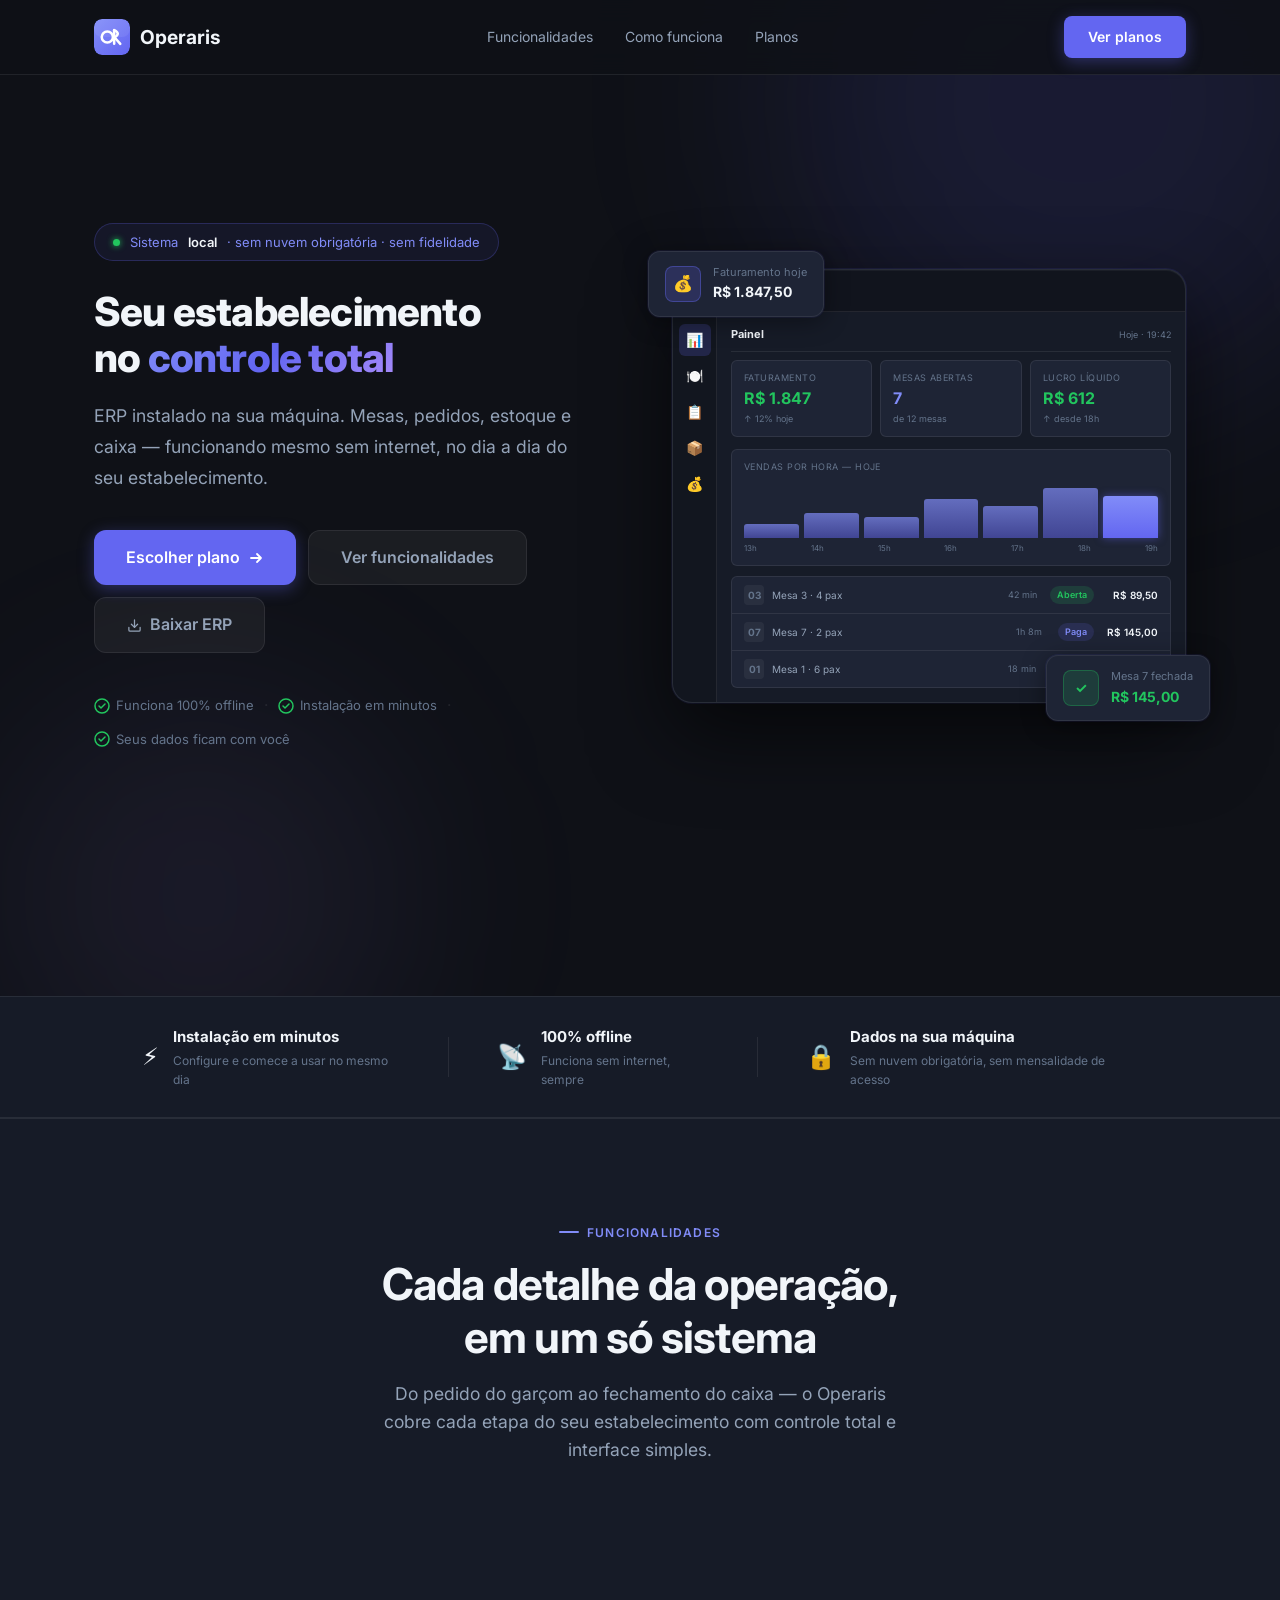
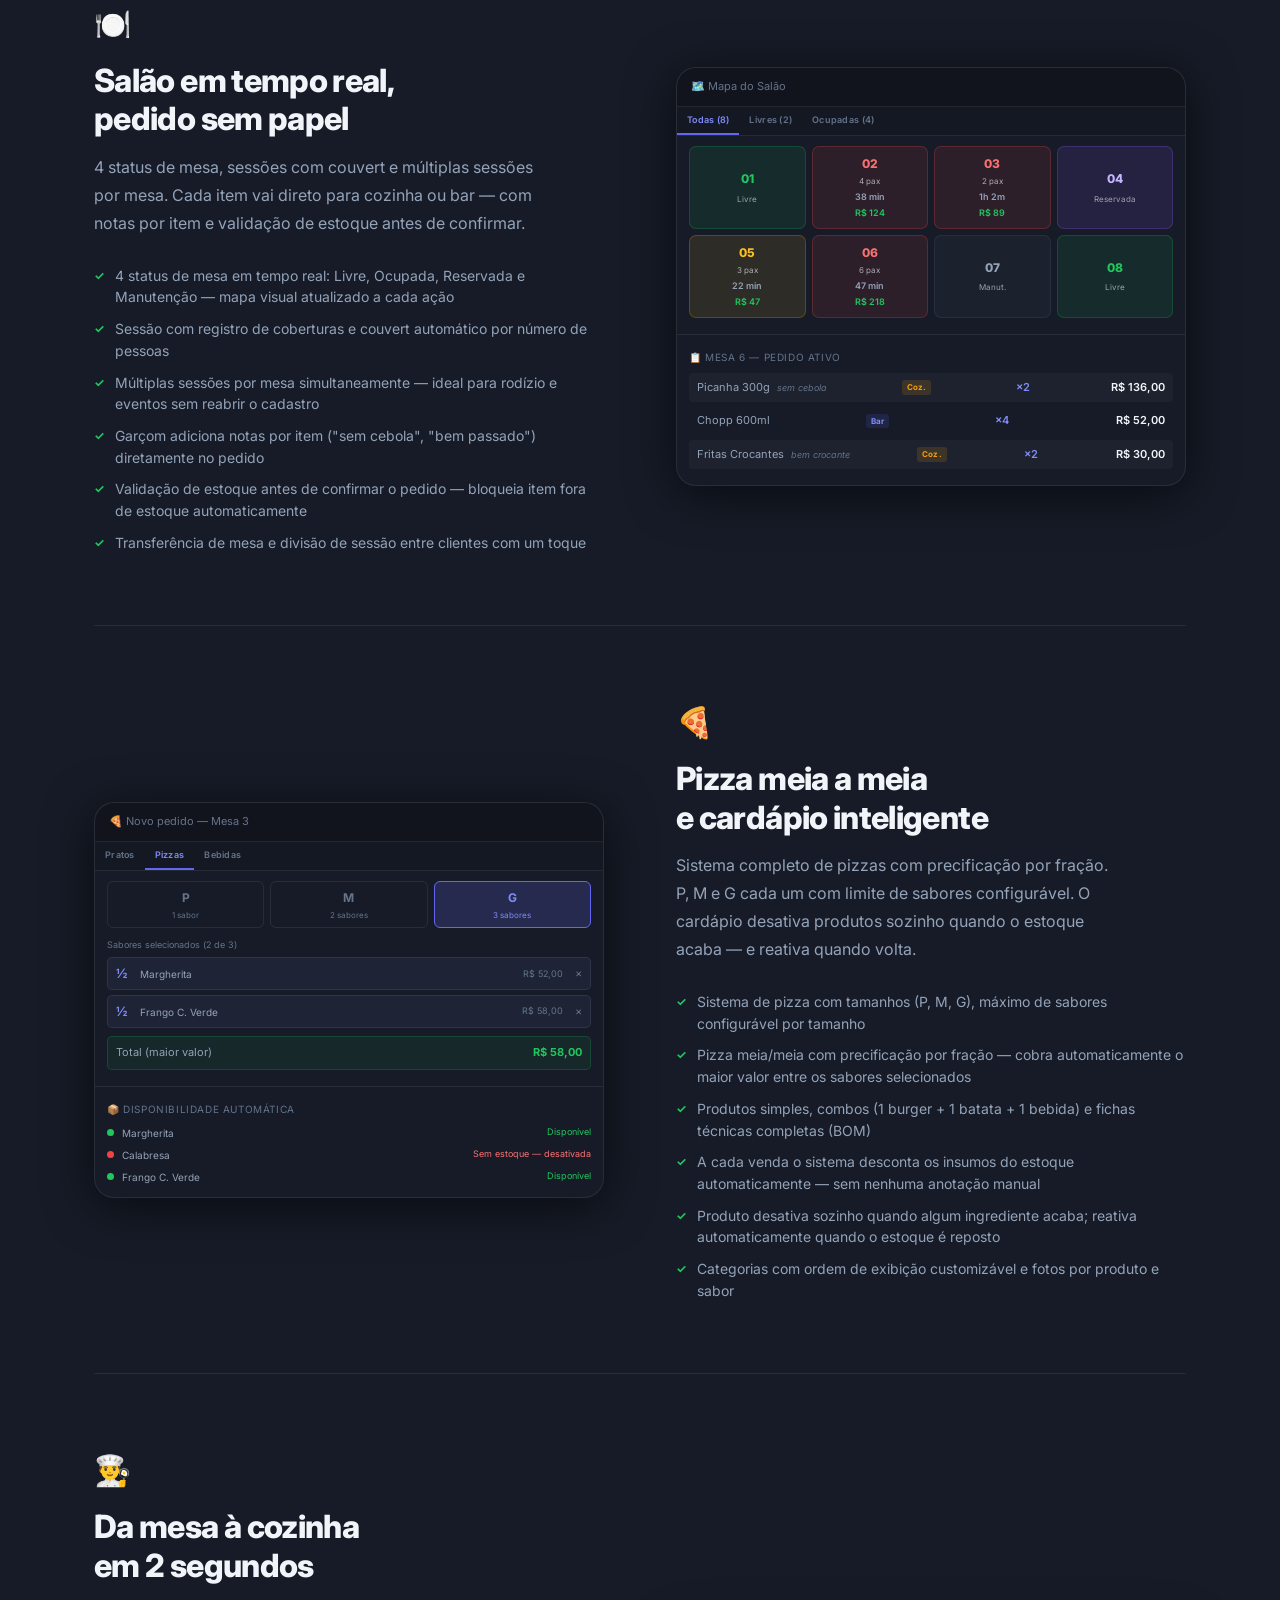
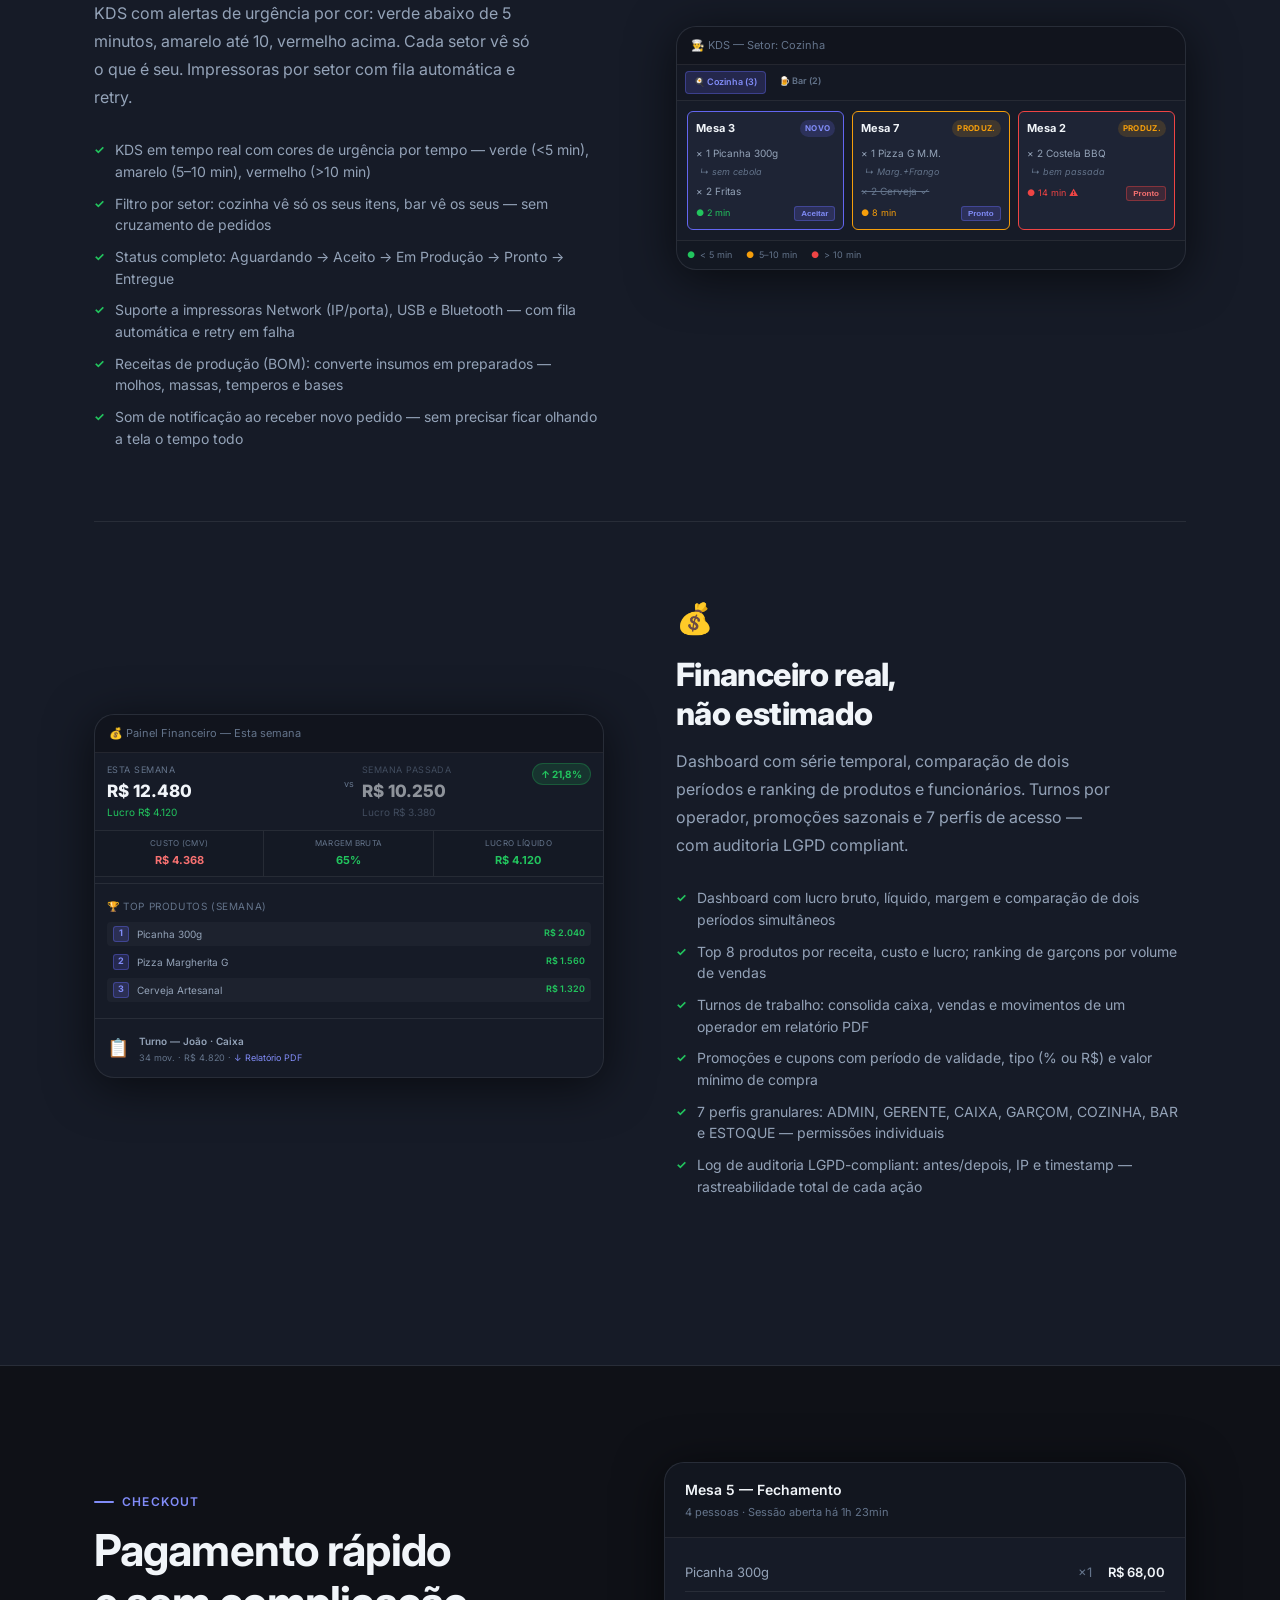
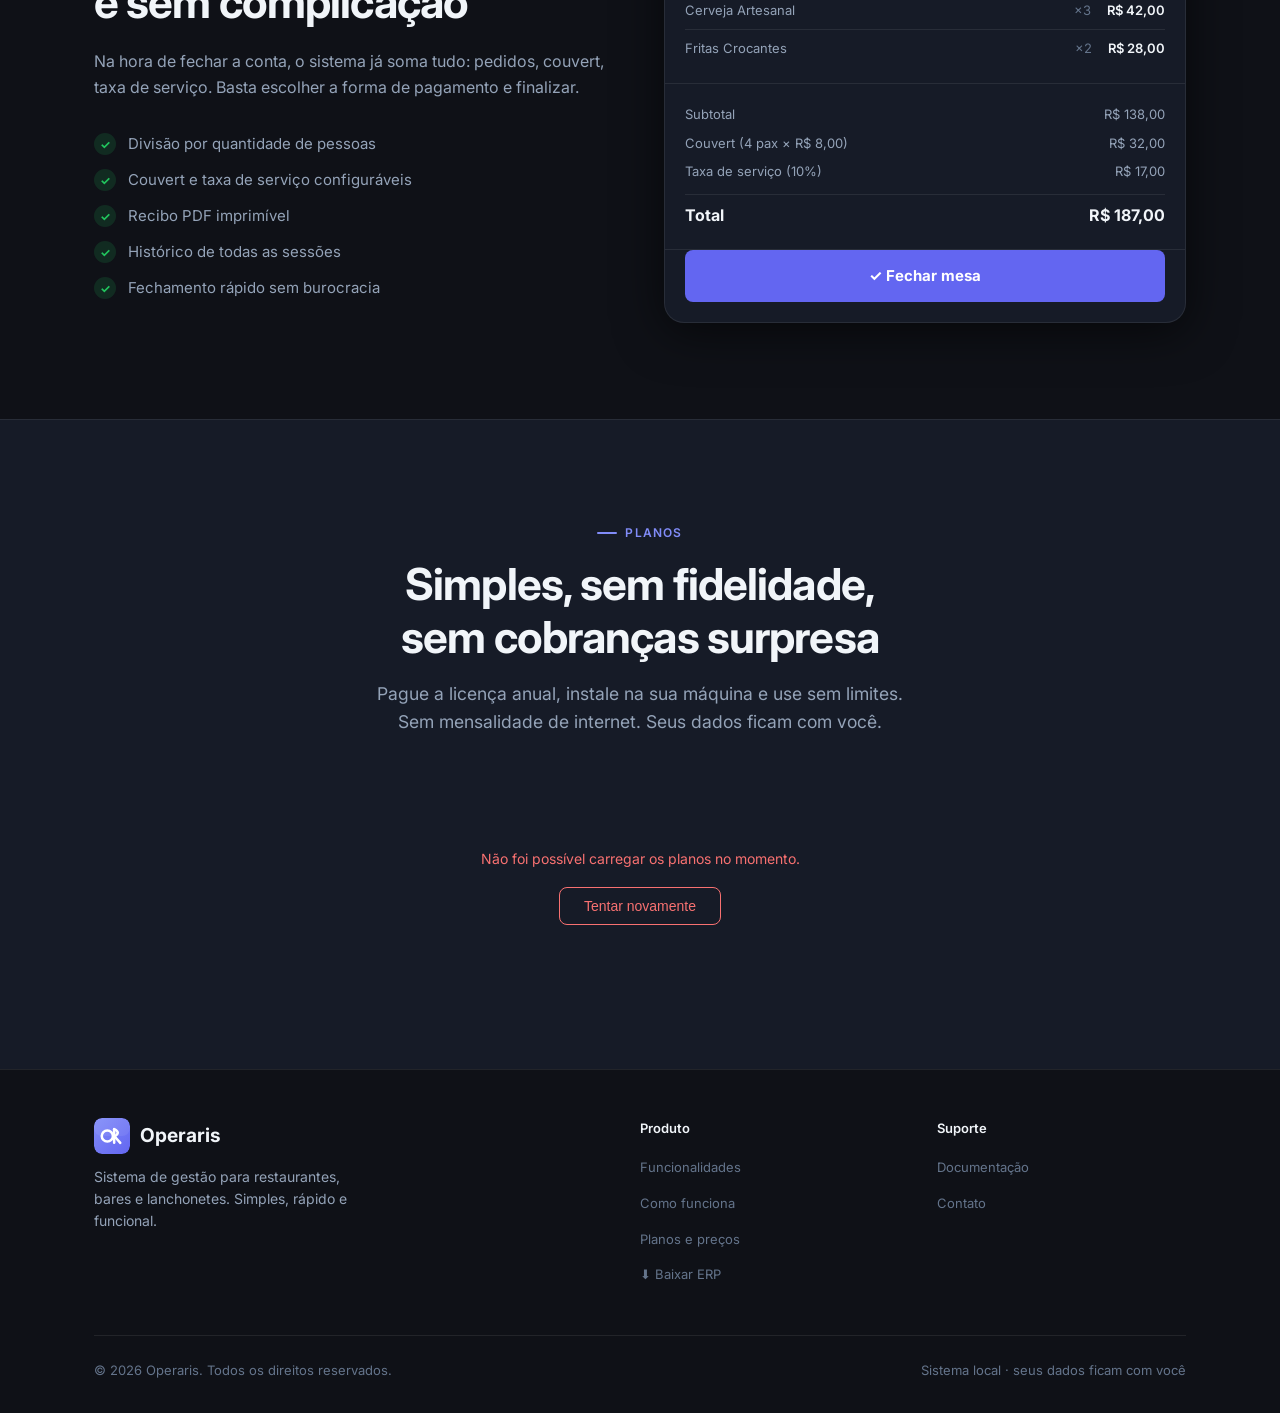
<file: index.html>
<!DOCTYPE html>
<html lang="pt-BR">
<head>
  <meta charset="UTF-8" />
  <meta name="viewport" content="width=device-width, initial-scale=1.0" />
  <title>Operaris ERP — Sistema de Gestão para Restaurantes e Bares</title>
  <meta name="description" content="ERP completo para restaurantes, bares e lanchonetes. Gestão de mesas, pedidos, estoque, caixa e muito mais. Simples, rápido e offline." />
  <link rel="icon" type="image/svg+xml" href="assets/icon.svg" />
  <link rel="icon" type="image/png" sizes="32x32" href="assets/favicon-32.png" />
  <link rel="apple-touch-icon" sizes="192x192" href="assets/icon-192.png" />
  <link rel="preconnect" href="https://fonts.googleapis.com" />
  <link rel="preconnect" href="https://fonts.gstatic.com" crossorigin />
  <link href="https://fonts.googleapis.com/css2?family=Inter:wght@400;500;600;700;800&display=swap" rel="stylesheet" />
  <link rel="stylesheet" href="css/style.css" />
</head>
<body>

  <!-- NAVBAR -->
  <nav class="navbar">
    <div class="container">
      <a href="#" class="logo">
        <img src="assets/icon.svg" alt="Operaris" style="width:36px;height:36px;border-radius:8px;" />
        Operaris
      </a>
      <ul class="nav-links" id="nav-links">
        <li><a href="#features">Funcionalidades</a></li>
        <li><a href="#como-funciona">Como funciona</a></li>
        <li><a href="#planos">Planos</a></li>
        <li class="nav-cta-mobile"><a href="#planos" class="btn btn-primary">Ver planos</a></li>
      </ul>
      <a href="#planos" class="btn btn-primary nav-cta-desktop">Ver planos</a>
      <button class="hamburger" id="hamburger" aria-label="Abrir menu" aria-expanded="false">
        <span></span>
        <span></span>
        <span></span>
      </button>
    </div>
  </nav>

  <!-- HERO -->
  <section class="hero">
    <!-- Decorative blobs -->
    <div class="hero-blob hero-blob-1"></div>
    <div class="hero-blob hero-blob-2"></div>

    <div class="hero-grid container">

      <!-- LEFT: copy -->
      <div class="hero-copy">
        <div class="hero-badge fade-in">
          <span class="badge-dot"></span>
          Sistema <strong>local</strong> · sem nuvem obrigatória · sem fidelidade
        </div>

        <h1 class="fade-in fade-in-d1">
          Seu estabelecimento<br/>
          no <span class="gradient-text">controle total</span>
        </h1>

        <p class="hero-sub fade-in fade-in-d2">
          ERP instalado na sua máquina. Mesas, pedidos, estoque e caixa — funcionando mesmo sem internet, no dia a dia do seu estabelecimento.
        </p>

        <div class="hero-cta fade-in fade-in-d3">
          <a href="#planos" class="btn btn-primary btn-lg">
            Escolher plano
            <svg width="16" height="16" viewBox="0 0 16 16" fill="none"><path d="M3 8h10M9 4l4 4-4 4" stroke="currentColor" stroke-width="1.8" stroke-linecap="round" stroke-linejoin="round"/></svg>
          </a>
          <a href="#features" class="btn btn-ghost btn-lg">Ver funcionalidades</a>
          <a href="https://github.com/dgleyramos1/operaris-erp-releases/releases/download/desktop-v0.1.66/operaris-erp-0.1.66-x64.exe" class="btn btn-ghost btn-lg" target="_blank" rel="noopener noreferrer">
            <svg width="15" height="15" viewBox="0 0 24 24" fill="none" stroke="currentColor" stroke-width="2" stroke-linecap="round" stroke-linejoin="round"><path d="M21 15v4a2 2 0 0 1-2 2H5a2 2 0 0 1-2-2v-4"/><polyline points="7 10 12 15 17 10"/><line x1="12" y1="15" x2="12" y2="3"/></svg>
            Baixar ERP
          </a>
        </div>

        <div class="hero-trust fade-in fade-in-d4">
          <div class="trust-item">
            <svg width="16" height="16" viewBox="0 0 16 16" fill="none"><circle cx="8" cy="8" r="7" stroke="#22c55e" stroke-width="1.5"/><path d="M5 8l2 2 4-4" stroke="#22c55e" stroke-width="1.5" stroke-linecap="round" stroke-linejoin="round"/></svg>
            Funciona 100% offline
          </div>
          <div class="trust-sep">·</div>
          <div class="trust-item">
            <svg width="16" height="16" viewBox="0 0 16 16" fill="none"><circle cx="8" cy="8" r="7" stroke="#22c55e" stroke-width="1.5"/><path d="M5 8l2 2 4-4" stroke="#22c55e" stroke-width="1.5" stroke-linecap="round" stroke-linejoin="round"/></svg>
            Instalação em minutos
          </div>
          <div class="trust-sep">·</div>
          <div class="trust-item">
            <svg width="16" height="16" viewBox="0 0 16 16" fill="none"><circle cx="8" cy="8" r="7" stroke="#22c55e" stroke-width="1.5"/><path d="M5 8l2 2 4-4" stroke="#22c55e" stroke-width="1.5" stroke-linecap="round" stroke-linejoin="round"/></svg>
            Seus dados ficam com você
          </div>
        </div>
      </div>

      <!-- RIGHT: mockup -->
      <div class="hero-visual-wrap fade-in fade-in-d2">

        <!-- floating accent cards -->
        <div class="float-card float-card-tl">
          <div class="fc-icon">💰</div>
          <div class="fc-body">
            <div class="fc-label">Faturamento hoje</div>
            <div class="fc-value">R$ 1.847,50</div>
          </div>
        </div>

        <div class="float-card float-card-br">
          <div class="fc-icon fc-green">✓</div>
          <div class="fc-body">
            <div class="fc-label">Mesa 7 fechada</div>
            <div class="fc-value" style="color:var(--green)">R$ 145,00</div>
          </div>
        </div>

        <!-- main mockup -->
        <div class="mockup-window">
          <div class="mockup-titlebar">
            <div class="dot dot-red"></div>
            <div class="dot dot-yellow"></div>
            <div class="dot dot-green"></div>
            <span>Operaris ERP</span>
          </div>
          <div class="mockup-body">
            <div class="mockup-layout">
              <div class="mockup-sidebar">
                <div class="msb-item active">📊</div>
                <div class="msb-item">🍽️</div>
                <div class="msb-item">📋</div>
                <div class="msb-item">📦</div>
                <div class="msb-item">💰</div>
              </div>
              <div class="mockup-main">
                <div class="mockup-page-header">
                  <span class="mockup-page-title">Painel</span>
                  <span class="mockup-page-sub">Hoje · 19:42</span>
                </div>
                <div class="mockup-row">
                  <div class="mockup-card">
                    <div class="mockup-card-label">Faturamento</div>
                    <div class="mockup-card-value green">R$ 1.847</div>
                    <div class="mockup-card-delta">↑ 12% hoje</div>
                  </div>
                  <div class="mockup-card">
                    <div class="mockup-card-label">Mesas abertas</div>
                    <div class="mockup-card-value accent">7</div>
                    <div class="mockup-card-delta">de 12 mesas</div>
                  </div>
                  <div class="mockup-card">
                    <div class="mockup-card-label">Lucro líquido</div>
                    <div class="mockup-card-value green">R$ 612</div>
                    <div class="mockup-card-delta">↑ desde 18h</div>
                  </div>
                </div>
                <div class="mockup-chart-area">
                  <div class="chart-label">Vendas por hora — hoje</div>
                  <div class="chart-bars">
                    <div class="bar" style="height:25%"></div>
                    <div class="bar" style="height:45%"></div>
                    <div class="bar" style="height:38%"></div>
                    <div class="bar" style="height:70%"></div>
                    <div class="bar" style="height:58%"></div>
                    <div class="bar" style="height:90%"></div>
                    <div class="bar bar-active" style="height:75%"></div>
                  </div>
                  <div class="chart-times">
                    <span>13h</span><span>14h</span><span>15h</span><span>16h</span><span>17h</span><span>18h</span><span>19h</span>
                  </div>
                </div>
                <div class="mockup-table-area">
                  <div class="mockup-table-row">
                    <span class="mtr-num">03</span>
                    <span class="mtr-name">Mesa 3 · 4 pax</span>
                    <span class="mtr-time">42 min</span>
                    <span class="mtr-status open">Aberta</span>
                    <span class="mtr-value">R$ 89,50</span>
                  </div>
                  <div class="mockup-table-row">
                    <span class="mtr-num">07</span>
                    <span class="mtr-name">Mesa 7 · 2 pax</span>
                    <span class="mtr-time">1h 8m</span>
                    <span class="mtr-status paid">Paga</span>
                    <span class="mtr-value">R$ 145,00</span>
                  </div>
                  <div class="mockup-table-row">
                    <span class="mtr-num">01</span>
                    <span class="mtr-name">Mesa 1 · 6 pax</span>
                    <span class="mtr-time">18 min</span>
                    <span class="mtr-status open">Aberta</span>
                    <span class="mtr-value">R$ 62,00</span>
                  </div>
                </div>
              </div>
            </div>
          </div>
        </div>
      </div>

    </div>
  </section>

  <!-- STATS STRIP -->
  <div class="stats-strip">
    <div class="container">
      <div class="stats-grid">
        <div class="stat-item">
          <div class="stat-icon">⚡</div>
          <div>
            <div class="stat-value">Instalação em minutos</div>
            <div class="stat-label">Configure e comece a usar no mesmo dia</div>
          </div>
        </div>
        <div class="stat-div"></div>
        <div class="stat-item">
          <div class="stat-icon">📡</div>
          <div>
            <div class="stat-value">100% offline</div>
            <div class="stat-label">Funciona sem internet, sempre</div>
          </div>
        </div>
        <div class="stat-div"></div>
        <div class="stat-item">
          <div class="stat-icon">🔒</div>
          <div>
            <div class="stat-value">Dados na sua máquina</div>
            <div class="stat-label">Sem nuvem obrigatória, sem mensalidade de acesso</div>
          </div>
        </div>
      </div>
    </div>
  </div>

  <!-- FEATURES -->
  <section class="features" id="features">
    <div class="container">
      <div class="section-header">
        <div class="eyebrow">Funcionalidades</div>
        <h2>Cada detalhe da operação,<br/>em um só sistema</h2>
        <p>Do pedido do garçom ao fechamento do caixa — o Operaris cobre cada etapa do seu estabelecimento com controle total e interface simples.</p>
      </div>

      <div class="feature-blocks">

        <!-- BLOCO 1: Salão, Mesas e Pedidos -->
        <div class="feature-block">
          <div class="feature-block-text">
            <div class="fblock-icon">🍽️</div>
            <h3>Salão em tempo real,<br/>pedido sem papel</h3>
            <p class="fblock-sub">4 status de mesa, sessões com couvert e múltiplas sessões por mesa. Cada item vai direto para cozinha ou bar — com notas por item e validação de estoque antes de confirmar.</p>
            <ul class="feature-detail-list">
              <li>4 status de mesa em tempo real: Livre, Ocupada, Reservada e Manutenção — mapa visual atualizado a cada ação</li>
              <li>Sessão com registro de coberturas e couvert automático por número de pessoas</li>
              <li>Múltiplas sessões por mesa simultaneamente — ideal para rodízio e eventos sem reabrir o cadastro</li>
              <li>Garçom adiciona notas por item ("sem cebola", "bem passado") diretamente no pedido</li>
              <li>Validação de estoque antes de confirmar o pedido — bloqueia item fora de estoque automaticamente</li>
              <li>Transferência de mesa e divisão de sessão entre clientes com um toque</li>
            </ul>
          </div>
          <div class="feature-block-visual">
            <div class="fb-mockup">
              <div class="fbm-header">🗺️ Mapa do Salão</div>
              <div class="fbm-tabs">
                <div class="fbm-tab active">Todas (8)</div>
                <div class="fbm-tab">Livres (2)</div>
                <div class="fbm-tab">Ocupadas (4)</div>
              </div>
              <div class="floor-grid">
                <div class="floor-table floor-free">
                  <div class="ft-num">01</div>
                  <div class="ft-label">Livre</div>
                </div>
                <div class="floor-table floor-busy">
                  <div class="ft-num">02</div>
                  <div class="ft-pax">4 pax</div>
                  <div class="ft-time">38 min</div>
                  <div class="ft-val">R$ 124</div>
                </div>
                <div class="floor-table floor-busy">
                  <div class="ft-num">03</div>
                  <div class="ft-pax">2 pax</div>
                  <div class="ft-time">1h 2m</div>
                  <div class="ft-val">R$ 89</div>
                </div>
                <div class="floor-table floor-reserved">
                  <div class="ft-num">04</div>
                  <div class="ft-label">Reservada</div>
                </div>
                <div class="floor-table floor-partial">
                  <div class="ft-num">05</div>
                  <div class="ft-pax">3 pax</div>
                  <div class="ft-time">22 min</div>
                  <div class="ft-val">R$ 47</div>
                </div>
                <div class="floor-table floor-busy">
                  <div class="ft-num">06</div>
                  <div class="ft-pax">6 pax</div>
                  <div class="ft-time">47 min</div>
                  <div class="ft-val">R$ 218</div>
                </div>
                <div class="floor-table floor-maintenance">
                  <div class="ft-num">07</div>
                  <div class="ft-label">Manut.</div>
                </div>
                <div class="floor-table floor-free">
                  <div class="ft-num">08</div>
                  <div class="ft-label">Livre</div>
                </div>
              </div>
              <div class="fbm-divider"></div>
              <div class="fbm-sub-header">📋 Mesa 6 — Pedido ativo</div>
              <div class="order-list" style="padding:6px 12px 12px;">
                <div class="order-item">
                  <span class="order-item-name">Picanha 300g <span class="order-item-note">sem cebola</span></span>
                  <span class="order-sector order-sector--coz">Coz.</span>
                  <span class="order-item-qty">×2</span>
                  <span class="order-item-price">R$ 136,00</span>
                </div>
                <div class="order-item">
                  <span class="order-item-name">Chopp 600ml</span>
                  <span class="order-sector order-sector--bar">Bar</span>
                  <span class="order-item-qty">×4</span>
                  <span class="order-item-price">R$ 52,00</span>
                </div>
                <div class="order-item">
                  <span class="order-item-name">Fritas Crocantes <span class="order-item-note">bem crocante</span></span>
                  <span class="order-sector order-sector--coz">Coz.</span>
                  <span class="order-item-qty">×2</span>
                  <span class="order-item-price">R$ 30,00</span>
                </div>
              </div>
            </div>
          </div>
        </div>

        <!-- BLOCO 2: Pizza e Cardápio Inteligente -->
        <div class="feature-block feature-block--reverse">
          <div class="feature-block-text">
            <div class="fblock-icon">🍕</div>
            <h3>Pizza meia a meia<br/>e cardápio inteligente</h3>
            <p class="fblock-sub">Sistema completo de pizzas com precificação por fração. P, M e G cada um com limite de sabores configurável. O cardápio desativa produtos sozinho quando o estoque acaba — e reativa quando volta.</p>
            <ul class="feature-detail-list">
              <li>Sistema de pizza com tamanhos (P, M, G), máximo de sabores configurável por tamanho</li>
              <li>Pizza meia/meia com precificação por fração — cobra automaticamente o maior valor entre os sabores selecionados</li>
              <li>Produtos simples, combos (1 burger + 1 batata + 1 bebida) e fichas técnicas completas (BOM)</li>
              <li>A cada venda o sistema desconta os insumos do estoque automaticamente — sem nenhuma anotação manual</li>
              <li>Produto desativa sozinho quando algum ingrediente acaba; reativa automaticamente quando o estoque é reposto</li>
              <li>Categorias com ordem de exibição customizável e fotos por produto e sabor</li>
            </ul>
          </div>
          <div class="feature-block-visual">
            <div class="fb-mockup">
              <div class="fbm-header">🍕 Novo pedido — Mesa 3</div>
              <div class="fbm-tabs">
                <div class="fbm-tab">Pratos</div>
                <div class="fbm-tab active">Pizzas</div>
                <div class="fbm-tab">Bebidas</div>
              </div>
              <div class="pizza-mock">
                <div class="pizza-sizes-row">
                  <div class="pizza-size">P<div class="pizza-size-max">1 sabor</div></div>
                  <div class="pizza-size">M<div class="pizza-size-max">2 sabores</div></div>
                  <div class="pizza-size active">G<div class="pizza-size-max">3 sabores</div></div>
                </div>
                <div class="pizza-flavors-label">Sabores selecionados (2 de 3)</div>
                <div class="pizza-flavors">
                  <div class="pizza-flavor">
                    <span class="pizza-frac">½</span>
                    <span class="pizza-fname">Margherita</span>
                    <span class="pizza-fprice">R$ 52,00</span>
                    <span class="pizza-remove">×</span>
                  </div>
                  <div class="pizza-flavor">
                    <span class="pizza-frac">½</span>
                    <span class="pizza-fname">Frango C. Verde</span>
                    <span class="pizza-fprice">R$ 58,00</span>
                    <span class="pizza-remove">×</span>
                  </div>
                </div>
                <div class="pizza-total-row">
                  <span class="pizza-total-label">Total (maior valor)</span>
                  <span class="pizza-total-price">R$ 58,00</span>
                </div>
              </div>
              <div class="fbm-divider"></div>
              <div class="fbm-sub-header">📦 Disponibilidade automática</div>
              <div class="product-avail">
                <div class="avail-item">
                  <span class="avail-dot avail-on"></span>
                  <span class="avail-name">Margherita</span>
                  <span class="avail-status avail-status--on">Disponível</span>
                </div>
                <div class="avail-item">
                  <span class="avail-dot avail-off"></span>
                  <span class="avail-name">Calabresa</span>
                  <span class="avail-status avail-status--off">Sem estoque — desativada</span>
                </div>
                <div class="avail-item">
                  <span class="avail-dot avail-on"></span>
                  <span class="avail-name">Frango C. Verde</span>
                  <span class="avail-status avail-status--on">Disponível</span>
                </div>
              </div>
            </div>
          </div>
        </div>

        <!-- BLOCO 3: Cozinha e KDS -->
        <div class="feature-block">
          <div class="feature-block-text">
            <div class="fblock-icon">👨‍🍳</div>
            <h3>Da mesa à cozinha<br/>em 2 segundos</h3>
            <p class="fblock-sub">KDS com alertas de urgência por cor: verde abaixo de 5 minutos, amarelo até 10, vermelho acima. Cada setor vê só o que é seu. Impressoras por setor com fila automática e retry.</p>
            <ul class="feature-detail-list">
              <li>KDS em tempo real com cores de urgência por tempo — verde (&lt;5 min), amarelo (5–10 min), vermelho (&gt;10 min)</li>
              <li>Filtro por setor: cozinha vê só os seus itens, bar vê os seus — sem cruzamento de pedidos</li>
              <li>Status completo: Aguardando → Aceito → Em Produção → Pronto → Entregue</li>
              <li>Suporte a impressoras Network (IP/porta), USB e Bluetooth — com fila automática e retry em falha</li>
              <li>Receitas de produção (BOM): converte insumos em preparados — molhos, massas, temperos e bases</li>
              <li>Som de notificação ao receber novo pedido — sem precisar ficar olhando a tela o tempo todo</li>
            </ul>
          </div>
          <div class="feature-block-visual">
            <div class="fb-mockup">
              <div class="fbm-header">👨‍🍳 KDS — Setor: Cozinha</div>
              <div class="fbm-sector-tabs">
                <div class="fbm-sector-tab active">🍳 Cozinha (3)</div>
                <div class="fbm-sector-tab">🍺 Bar (2)</div>
              </div>
              <div class="kds-grid">
                <div class="kds-ticket kds-new">
                  <div class="kds-t-header">
                    <span class="kds-mesa-num">Mesa 3</span>
                    <span class="kds-badge kds-badge--new">Novo</span>
                  </div>
                  <div class="kds-t-items">
                    <div class="kds-t-item">× 1 Picanha 300g</div>
                    <div class="kds-t-item kds-t-item--note">↳ sem cebola</div>
                    <div class="kds-t-item">× 2 Fritas</div>
                  </div>
                  <div class="kds-t-footer">
                    <div class="kds-t-time kds-time--ok">● 2 min</div>
                    <button class="kds-btn">Aceitar</button>
                  </div>
                </div>
                <div class="kds-ticket kds-doing">
                  <div class="kds-t-header">
                    <span class="kds-mesa-num">Mesa 7</span>
                    <span class="kds-badge kds-badge--doing">Produz.</span>
                  </div>
                  <div class="kds-t-items">
                    <div class="kds-t-item">× 1 Pizza G M.M.</div>
                    <div class="kds-t-item kds-t-item--note">↳ Marg.+Frango</div>
                    <div class="kds-t-item kds-t-item--done">× 2 Cerveja ✓</div>
                  </div>
                  <div class="kds-t-footer">
                    <div class="kds-t-time kds-time--warn">● 8 min</div>
                    <button class="kds-btn">Pronto</button>
                  </div>
                </div>
                <div class="kds-ticket kds-doing kds-urgent">
                  <div class="kds-t-header">
                    <span class="kds-mesa-num">Mesa 2</span>
                    <span class="kds-badge kds-badge--doing">Produz.</span>
                  </div>
                  <div class="kds-t-items">
                    <div class="kds-t-item">× 2 Costela BBQ</div>
                    <div class="kds-t-item kds-t-item--note">↳ bem passada</div>
                  </div>
                  <div class="kds-t-footer">
                    <div class="kds-t-time kds-time--crit">● 14 min ⚠</div>
                    <button class="kds-btn kds-btn--urgent">Pronto</button>
                  </div>
                </div>
              </div>
              <div class="kds-legend">
                <span><span class="kds-leg-dot kds-leg-ok">●</span> &lt; 5 min</span>
                <span><span class="kds-leg-dot kds-leg-warn">●</span> 5–10 min</span>
                <span><span class="kds-leg-dot kds-leg-crit">●</span> &gt; 10 min</span>
              </div>
            </div>
          </div>
        </div>

        <!-- BLOCO 4: Financeiro, Turnos e Equipe -->
        <div class="feature-block feature-block--reverse">
          <div class="feature-block-text">
            <div class="fblock-icon">💰</div>
            <h3>Financeiro real,<br/>não estimado</h3>
            <p class="fblock-sub">Dashboard com série temporal, comparação de dois períodos e ranking de produtos e funcionários. Turnos por operador, promoções sazonais e 7 perfis de acesso — com auditoria LGPD compliant.</p>
            <ul class="feature-detail-list">
              <li>Dashboard com lucro bruto, líquido, margem e comparação de dois períodos simultâneos</li>
              <li>Top 8 produtos por receita, custo e lucro; ranking de garçons por volume de vendas</li>
              <li>Turnos de trabalho: consolida caixa, vendas e movimentos de um operador em relatório PDF</li>
              <li>Promoções e cupons com período de validade, tipo (% ou R$) e valor mínimo de compra</li>
              <li>7 perfis granulares: ADMIN, GERENTE, CAIXA, GARÇOM, COZINHA, BAR e ESTOQUE — permissões individuais</li>
              <li>Log de auditoria LGPD-compliant: antes/depois, IP e timestamp — rastreabilidade total de cada ação</li>
            </ul>
          </div>
          <div class="feature-block-visual">
            <div class="fb-mockup">
              <div class="fbm-header">💰 Painel Financeiro — Esta semana</div>
              <div class="period-compare">
                <div class="period-col">
                  <div class="period-label">Esta semana</div>
                  <div class="period-revenue">R$ 12.480</div>
                  <div class="period-profit" style="color:var(--green)">Lucro R$ 4.120</div>
                </div>
                <div class="period-vs">vs</div>
                <div class="period-col period-col--dim">
                  <div class="period-label">Semana passada</div>
                  <div class="period-revenue">R$ 10.250</div>
                  <div class="period-profit" style="color:var(--text-muted)">Lucro R$ 3.380</div>
                </div>
                <div class="period-badge">↑ 21,8%</div>
              </div>
              <div class="fin-detail-row">
                <div class="fin-detail-item">
                  <div class="fin-detail-label">Custo (CMV)</div>
                  <div class="fin-detail-val" style="color:#f87171">R$ 4.368</div>
                </div>
                <div class="fin-detail-item">
                  <div class="fin-detail-label">Margem bruta</div>
                  <div class="fin-detail-val" style="color:var(--green)">65%</div>
                </div>
                <div class="fin-detail-item">
                  <div class="fin-detail-label">Lucro líquido</div>
                  <div class="fin-detail-val" style="color:var(--green)">R$ 4.120</div>
                </div>
              </div>
              <div class="fbm-divider"></div>
              <div class="fbm-sub-header">🏆 Top produtos (semana)</div>
              <div class="top-products">
                <div class="top-product">
                  <span class="top-rank">1</span>
                  <span class="top-name">Picanha 300g</span>
                  <span class="top-val">R$ 2.040</span>
                </div>
                <div class="top-product">
                  <span class="top-rank">2</span>
                  <span class="top-name">Pizza Margherita G</span>
                  <span class="top-val">R$ 1.560</span>
                </div>
                <div class="top-product">
                  <span class="top-rank">3</span>
                  <span class="top-name">Cerveja Artesanal</span>
                  <span class="top-val">R$ 1.320</span>
                </div>
              </div>
              <div class="fbm-divider"></div>
              <div class="shift-row">
                <div class="shift-icon-wrap">📋</div>
                <div class="shift-body">
                  <div class="shift-title">Turno — João · Caixa</div>
                  <div class="shift-meta">34 mov. · R$ 4.820 · <span style="color:var(--accent-light)">↓ Relatório PDF</span></div>
                </div>
              </div>
            </div>
          </div>
        </div>

      </div>
    </div>
  </section>

  <!-- COMO FUNCIONA / CHECKOUT PREVIEW -->
  <section class="screenshots" id="como-funciona">
    <div class="container">
      <div class="screenshots-inner">
        <div class="screenshots-text">
          <div class="eyebrow">Checkout</div>
          <h2>Pagamento rápido<br/>e sem complicação</h2>
          <p>Na hora de fechar a conta, o sistema já soma tudo: pedidos, couvert, taxa de serviço. Basta escolher a forma de pagamento e finalizar.</p>
          <ul class="check-list">
            <li>Divisão por quantidade de pessoas</li>
            <li>Couvert e taxa de serviço configuráveis</li>
            <li>Recibo PDF imprimível</li>
            <li>Histórico de todas as sessões</li>
            <li>Fechamento rápido sem burocracia</li>
          </ul>
        </div>

        <div class="app-mockup">
          <div class="checkout-mockup">
            <div class="checkout-header">
              <h4>Mesa 5 — Fechamento</h4>
              <p>4 pessoas · Sessão aberta há 1h 23min</p>
            </div>
            <div class="checkout-items">
              <div class="checkout-item">
                <span class="ci-name">Picanha 300g</span>
                <span class="ci-qty">×1</span>
                <span class="ci-price">R$ 68,00</span>
              </div>
              <div class="checkout-item">
                <span class="ci-name">Cerveja Artesanal</span>
                <span class="ci-qty">×3</span>
                <span class="ci-price">R$ 42,00</span>
              </div>
              <div class="checkout-item">
                <span class="ci-name">Fritas Crocantes</span>
                <span class="ci-qty">×2</span>
                <span class="ci-price">R$ 28,00</span>
              </div>
            </div>
            <div class="checkout-totals">
              <div class="total-row"><span>Subtotal</span><span>R$ 138,00</span></div>
              <div class="total-row"><span>Couvert (4 pax × R$ 8,00)</span><span>R$ 32,00</span></div>
              <div class="total-row"><span>Taxa de serviço (10%)</span><span>R$ 17,00</span></div>
              <div class="total-row main"><span>Total</span><span>R$ 187,00</span></div>
            </div>
            <div class="checkout-btn-row">
              <div class="btn-finalize">✓ Fechar mesa</div>
            </div>
          </div>
        </div>
      </div>
    </div>
  </section>

  <!-- PRICING -->
  <section class="pricing" id="planos">
    <div class="container">
      <div class="section-header">
        <div class="eyebrow">Planos</div>
        <h2>Simples, sem fidelidade,<br/>sem cobranças surpresa</h2>
        <p>Pague a licença anual, instale na sua máquina e use sem limites.<br/>Sem mensalidade de internet. Seus dados ficam com você.</p>
      </div>

      <div id="plans-container" class="plans-grid">
        <div class="plans-loading">Carregando planos disponíveis…</div>
      </div>
    </div>
  </section>

  <!-- FOOTER -->
  <footer class="footer">
    <div class="container">
      <div class="footer-inner">
        <div class="footer-brand">
          <a href="#" class="logo">
            <img src="assets/icon.svg" alt="Operaris" style="width:36px;height:36px;border-radius:8px;" />
            Operaris
          </a>
          <p>Sistema de gestão para restaurantes, bares e lanchonetes. Simples, rápido e funcional.</p>
        </div>
        <div class="footer-col">
          <h4>Produto</h4>
          <ul>
            <li><a href="#features">Funcionalidades</a></li>
            <li><a href="#como-funciona">Como funciona</a></li>
            <li><a href="#planos">Planos e preços</a></li>
            <li><a href="https://github.com/dgleyramos1/operaris-erp-releases/releases/latest" target="_blank" rel="noopener noreferrer">⬇ Baixar ERP</a></li>
          </ul>
        </div>
        <div class="footer-col">
          <h4>Suporte</h4>
          <ul>
            <li><a href="#">Documentação</a></li>
            <li><a href="#">Contato</a></li>
          </ul>
        </div>
      </div>
      <div class="footer-bottom">
        <span>© 2026 Operaris. Todos os direitos reservados.</span>
        <span>Sistema local · seus dados ficam com você</span>
      </div>
    </div>
  </footer>

  <script src="js/config.js"></script>
  <script src="js/plans.js"></script>
  <script>
    const hamburger = document.getElementById('hamburger');
    const navLinks = document.getElementById('nav-links');
    hamburger.addEventListener('click', () => {
      const open = navLinks.classList.toggle('open');
      hamburger.setAttribute('aria-expanded', open);
      hamburger.classList.toggle('active', open);
    });
    navLinks.querySelectorAll('a').forEach(a => {
      a.addEventListener('click', () => {
        navLinks.classList.remove('open');
        hamburger.setAttribute('aria-expanded', 'false');
        hamburger.classList.remove('active');
      });
    });
  </script>
</body>
</html>
</file>
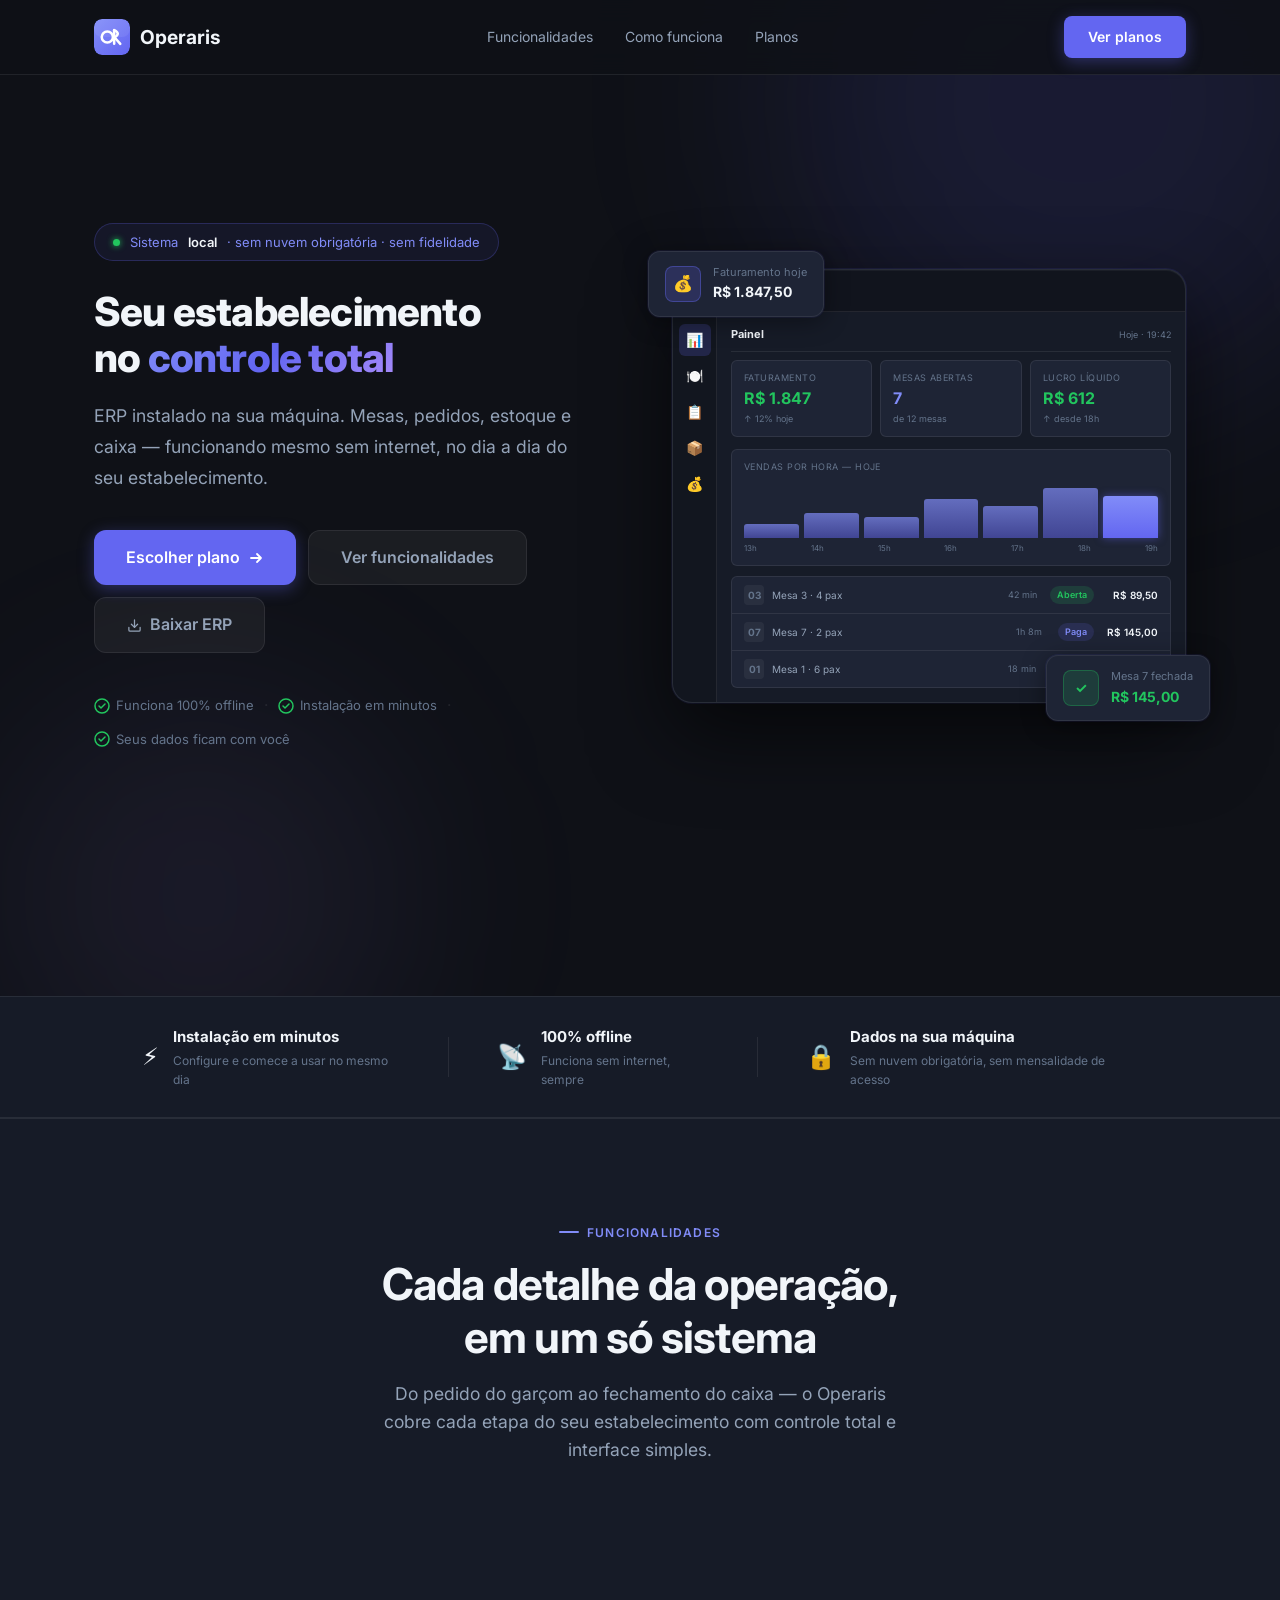
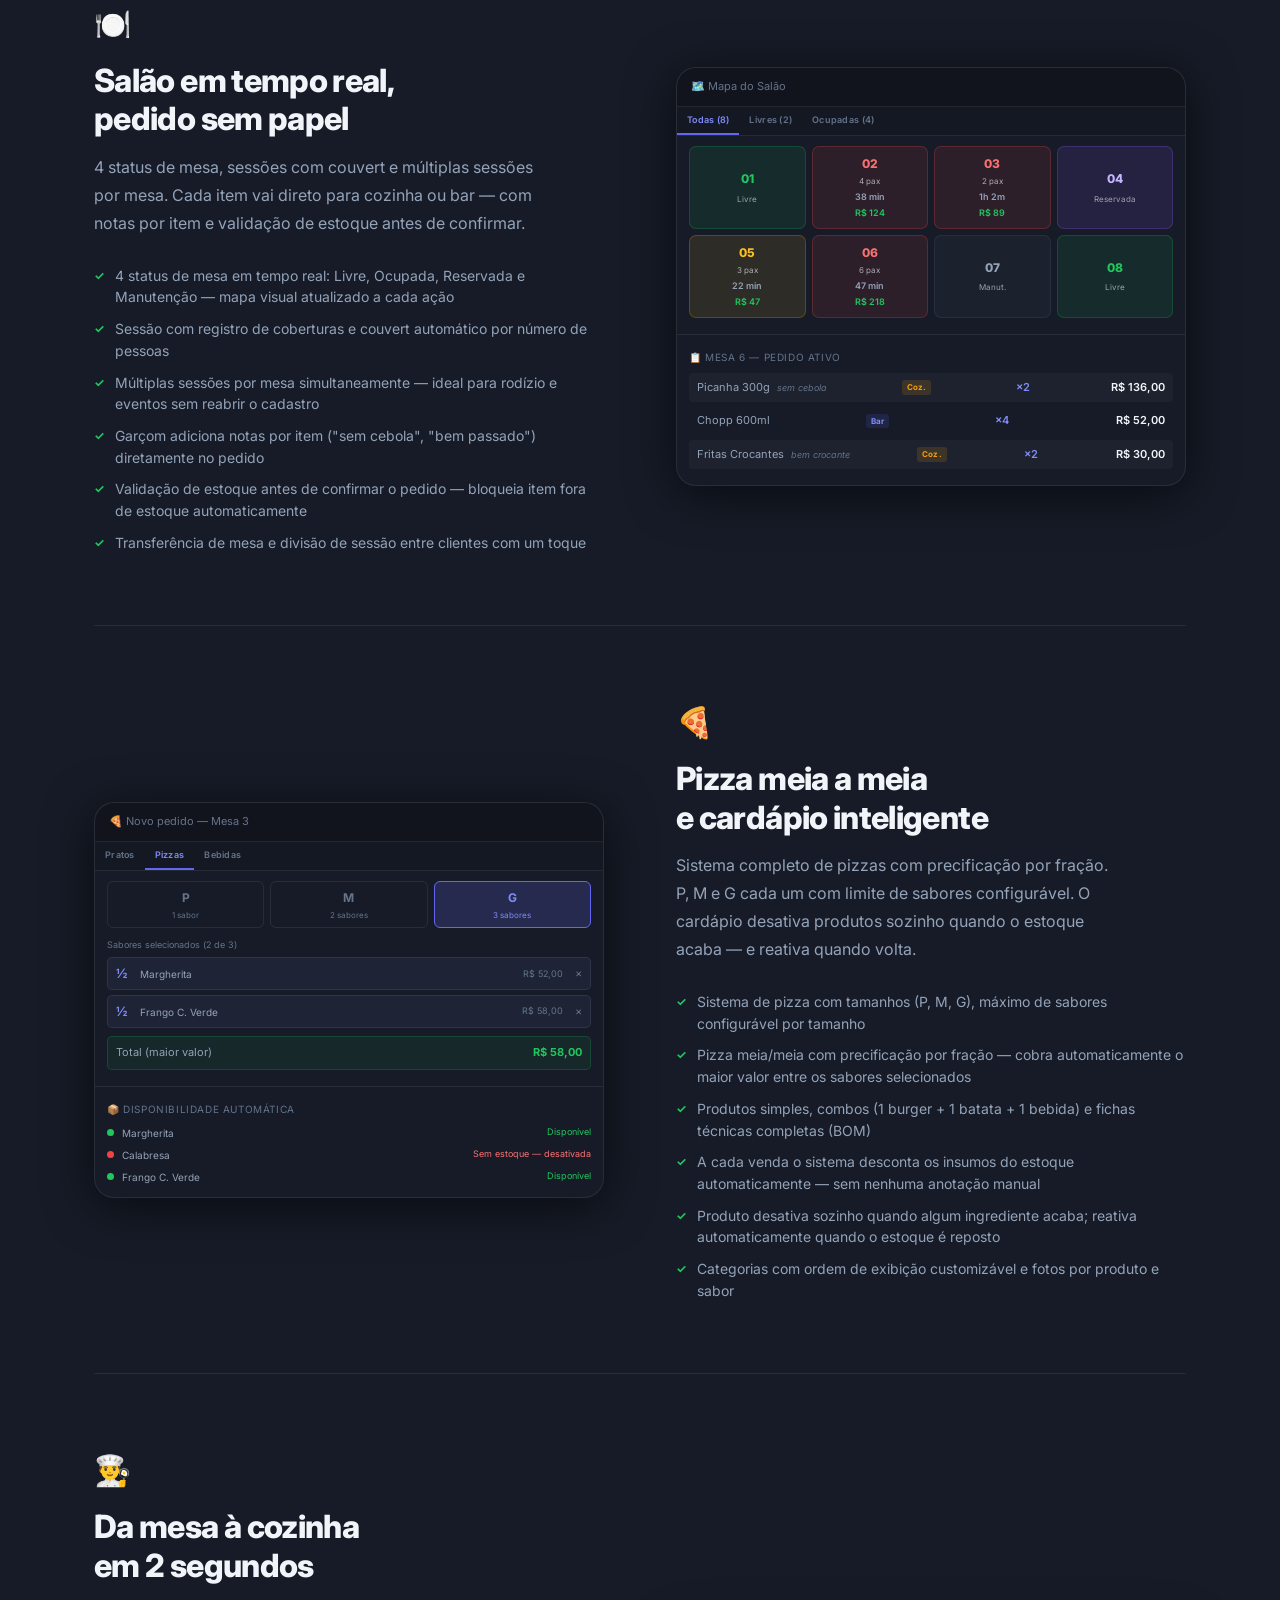
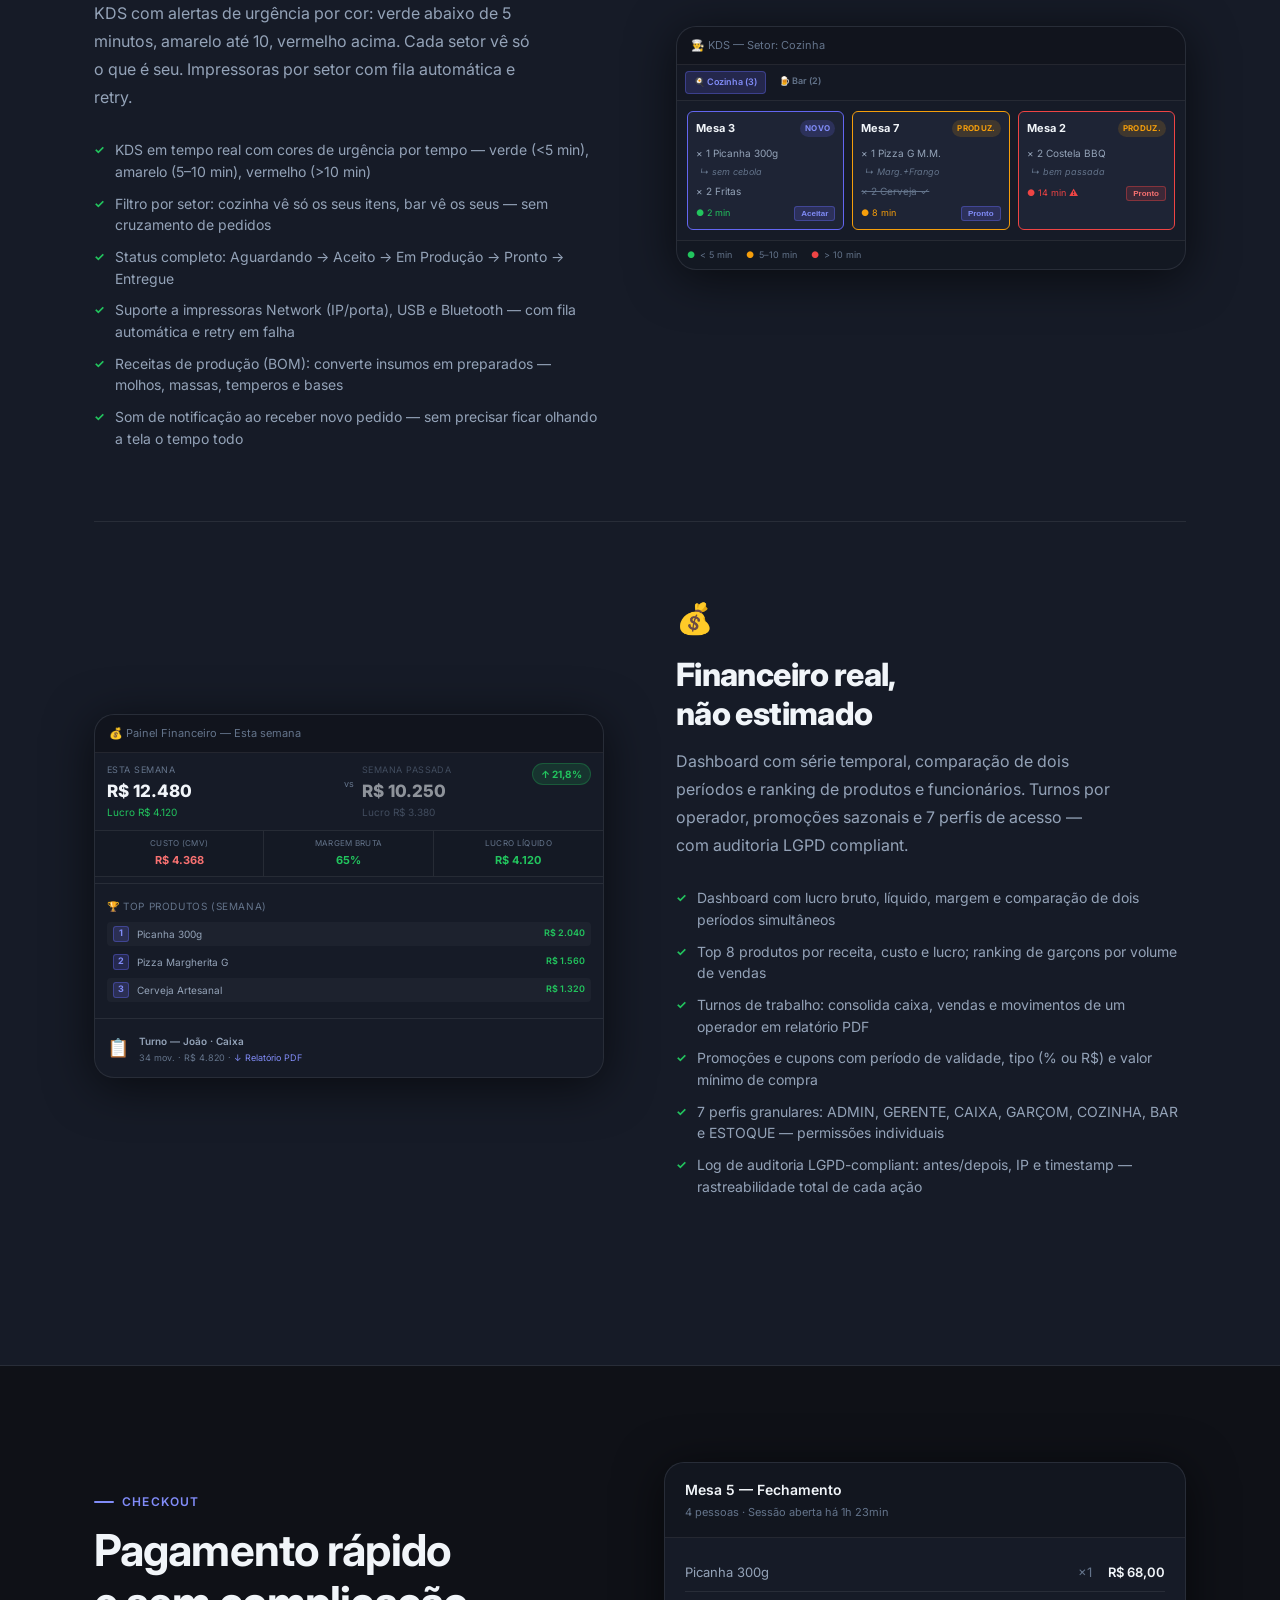
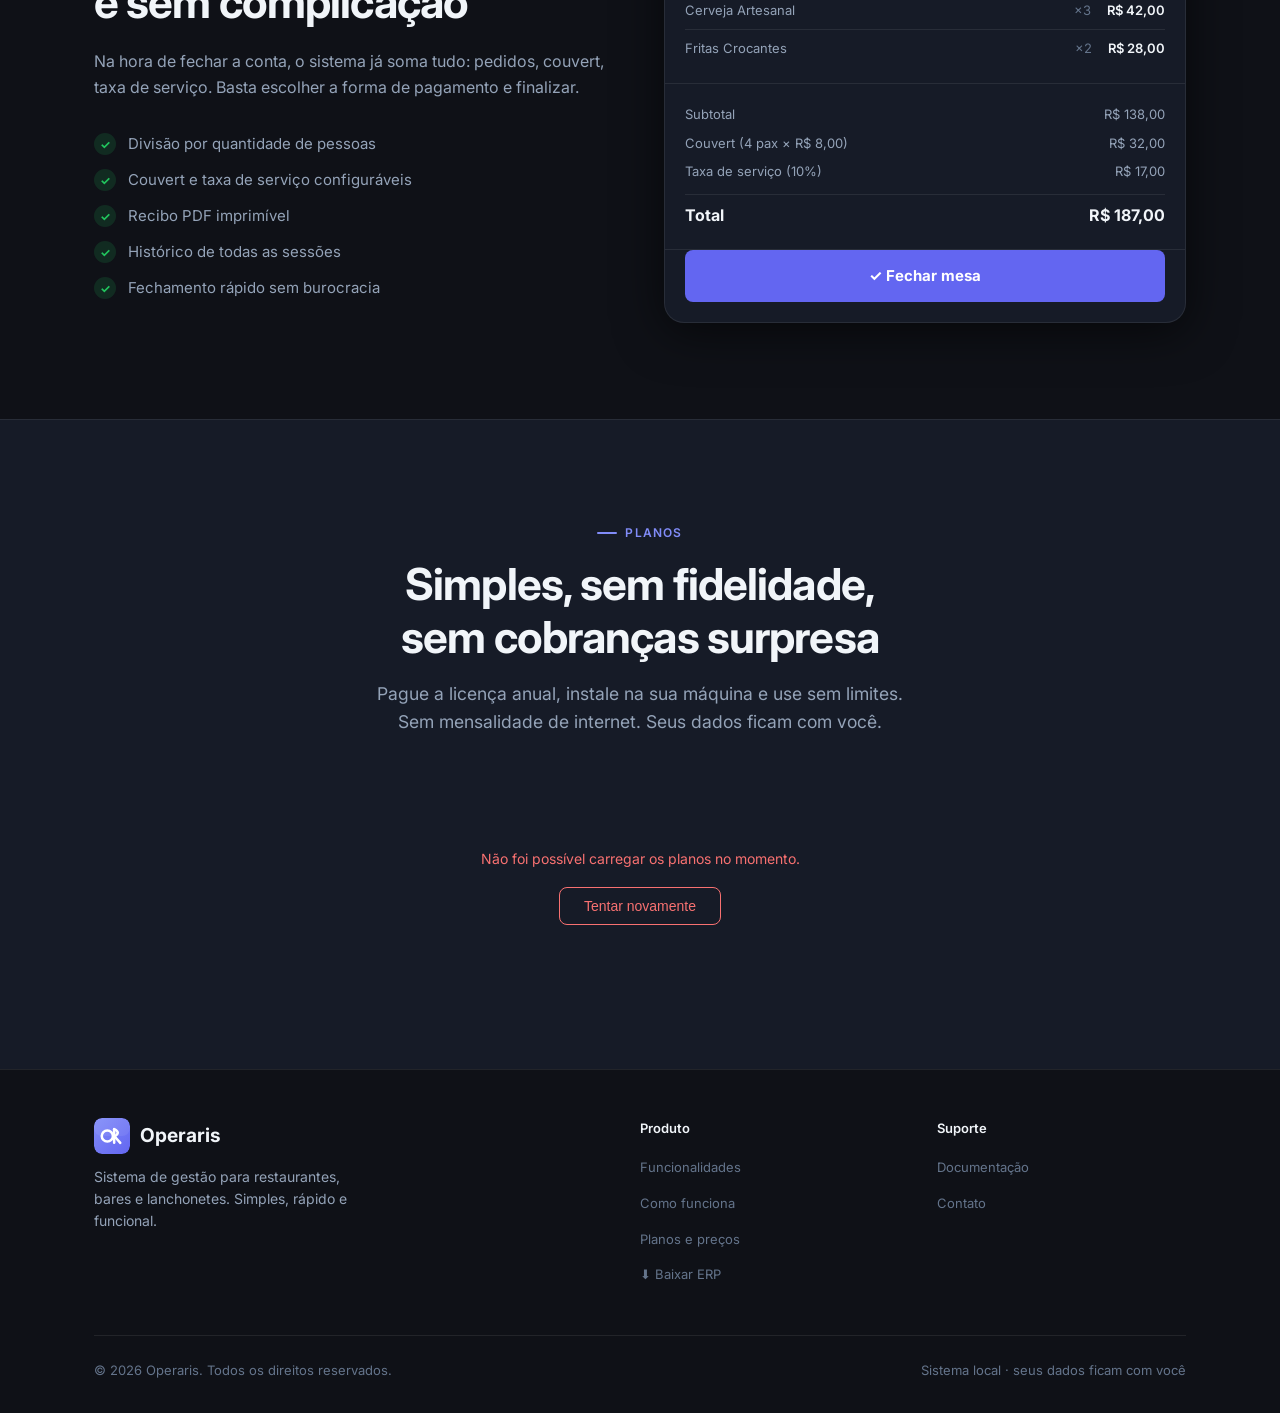
<file: cadastro.html>
<!DOCTYPE html>
<html lang="pt-BR">
<head>
  <meta charset="UTF-8" />
  <link rel="icon" type="image/svg+xml" href="assets/icon.svg" />
  <link rel="icon" type="image/png" sizes="32x32" href="assets/favicon-32.png" />
  <meta name="viewport" content="width=device-width, initial-scale=1.0" />
  <title>Cadastro — Operaris ERP</title>
  <meta name="description" content="Cadastre seu estabelecimento e comece a usar o Operaris ERP." />
  <link rel="preconnect" href="https://fonts.googleapis.com" />
  <link rel="preconnect" href="https://fonts.gstatic.com" crossorigin />
  <link href="https://fonts.googleapis.com/css2?family=Inter:wght@400;500;600;700;800&display=swap" rel="stylesheet" />
  <link rel="stylesheet" href="css/style.css" />
</head>
<body>

  <!-- NAVBAR -->
  <nav class="navbar">
    <div class="container">
      <a href="index.html" class="logo">
        <img src="assets/icon.svg" alt="Operaris" style="width:36px;height:36px;border-radius:8px;" />
        Operaris
      </a>
      <a id="back-link" href="index.html#planos" class="btn btn-outline">← Voltar aos planos</a>
    </div>
  </nav>

  <!-- FORM PAGE -->
  <div class="form-page">
    <div class="container">
      <div class="form-wrapper">

        <div class="form-card fade-in">

          <!-- Plan summary -->
          <div class="plan-summary">
            <div>
              <div style="font-size:12px;color:var(--text-muted);margin-bottom:2px;">Plano selecionado</div>
              <div class="plan-summary-name" id="plan-name">Carregando…</div>
            </div>
            <div class="plan-summary-price" id="plan-price">—</div>
          </div>

          <!-- Step indicator -->
          <div class="steps-indicator">
            <div class="reg-step active" id="si-1">
              <div class="step-node">1</div>
              <span class="step-label">Estabelecimento</span>
            </div>
            <div class="step-line" id="line-12"></div>
            <div class="reg-step" id="si-2">
              <div class="step-node">2</div>
              <span class="step-label">Seu cadastro</span>
            </div>
            <div class="step-line" id="line-23"></div>
            <div class="reg-step" id="si-3">
              <div class="step-node">3</div>
              <span class="step-label">Pagamento</span>
            </div>
          </div>

          <!-- Global error -->
          <div id="form-global-error" class="form-error form-global-error" style="display:none;"></div>

          <!-- PASSO 1: Estabelecimento -->
          <div class="step-body" id="step-1">
            <div class="form-header">
              <div class="eyebrow">Passo 1 de 2</div>
              <h1>Dados do estabelecimento</h1>
              <p>Informe os dados do seu negócio para gerar a licença.</p>
            </div>

            <div class="form-group">
              <label for="bizName">Nome do estabelecimento *</label>
              <input type="text" id="bizName" class="form-input"
                placeholder="Ex: Restaurante do João"
                autocomplete="organization" />
              <div id="err-bizName" class="form-error" style="display:none;"></div>
            </div>

            <div class="form-row">
              <div class="form-group">
                <label for="phone">Telefone / WhatsApp *</label>
                <input type="tel" id="phone" class="form-input"
                  placeholder="(11) 98765-4321"
                  autocomplete="tel" />
                <div id="err-phone" class="form-error" style="display:none;"></div>
              </div>
              <div class="form-group">
                <label for="document">CPF ou CNPJ *</label>
                <input type="text" id="document" class="form-input"
                  placeholder="000.000.000-00"
                  inputmode="numeric" />
                <div id="err-document" class="form-error" style="display:none;"></div>
              </div>
            </div>

            <!-- CEP -->
            <div class="form-group">
              <label for="cep">CEP *</label>
              <div class="input-cep-wrap">
                <input type="text" id="cep" class="form-input"
                  placeholder="00000-000"
                  inputmode="numeric"
                  maxlength="9" />
                <span class="cep-status" id="cep-status"></span>
              </div>
              <div id="err-cep" class="form-error" style="display:none;"></div>
            </div>

            <!-- Rua + Número -->
            <div class="form-row form-row--3-1">
              <div class="form-group">
                <label for="street">Rua *</label>
                <input type="text" id="street" class="form-input"
                  placeholder="Nome da rua"
                  autocomplete="address-line1" />
                <div id="err-street" class="form-error" style="display:none;"></div>
              </div>
              <div class="form-group">
                <label for="number">Número *</label>
                <input type="text" id="number" class="form-input"
                  placeholder="Ex: 123" />
                <div id="err-number" class="form-error" style="display:none;"></div>
              </div>
            </div>

            <!-- Bairro -->
            <div class="form-group">
              <label for="neighborhood">Bairro *</label>
              <input type="text" id="neighborhood" class="form-input"
                placeholder="Nome do bairro" />
              <div id="err-neighborhood" class="form-error" style="display:none;"></div>
            </div>

            <!-- Cidade + Estado -->
            <div class="form-row">
              <div class="form-group">
                <label for="city">Cidade</label>
                <input type="text" id="city" class="form-input form-input-auto"
                  placeholder="Preenchido pelo CEP" readonly />
              </div>
              <div class="form-group">
                <label for="state">Estado</label>
                <input type="text" id="state" class="form-input form-input-auto"
                  placeholder="UF" readonly />
              </div>
            </div>

            <button type="button" id="btn-next" class="form-submit">
              Próximo →
            </button>
          </div>

          <!-- PASSO 2: Dados do usuário -->
          <div class="step-body" id="step-2" style="display:none;">
            <div class="form-header">
              <div class="eyebrow">Passo 2 de 2</div>
              <h1>Seus dados de acesso</h1>
              <p>Crie sua conta para acessar o painel e gerenciar sua licença.</p>
            </div>

            <div class="form-group">
              <label for="userName">Seu nome completo *</label>
              <input type="text" id="userName" class="form-input"
                placeholder="Ex: João da Silva"
                autocomplete="name" />
              <div id="err-userName" class="form-error" style="display:none;"></div>
            </div>

            <div class="form-group">
              <label for="email">E-mail *</label>
              <input type="email" id="email" class="form-input"
                placeholder="contato@seurestaurante.com.br"
                autocomplete="email" />
              <div id="err-email" class="form-error" style="display:none;"></div>
            </div>

            <div class="form-row">
              <div class="form-group">
                <label for="password">Senha *</label>
                <div class="input-password-wrap">
                  <input type="password" id="password" class="form-input"
                    placeholder="Mínimo 8 caracteres"
                    autocomplete="new-password" />
                  <button type="button" class="btn-eye" id="toggle-password" aria-label="Mostrar senha">
                    <svg width="18" height="18" viewBox="0 0 24 24" fill="none" stroke="currentColor" stroke-width="2" stroke-linecap="round" stroke-linejoin="round"><path d="M1 12s4-8 11-8 11 8 11 8-4 8-11 8-11-8-11-8z"/><circle cx="12" cy="12" r="3"/></svg>
                  </button>
                </div>
                <div id="err-password" class="form-error" style="display:none;"></div>
              </div>
              <div class="form-group">
                <label for="confirmPassword">Confirmar senha *</label>
                <div class="input-password-wrap">
                  <input type="password" id="confirmPassword" class="form-input"
                    placeholder="Repita a senha"
                    autocomplete="new-password" />
                  <button type="button" class="btn-eye" id="toggle-confirm" aria-label="Mostrar senha">
                    <svg width="18" height="18" viewBox="0 0 24 24" fill="none" stroke="currentColor" stroke-width="2" stroke-linecap="round" stroke-linejoin="round"><path d="M1 12s4-8 11-8 11 8 11 8-4 8-11 8-11-8-11-8z"/><circle cx="12" cy="12" r="3"/></svg>
                  </button>
                </div>
                <div id="err-confirmPassword" class="form-error" style="display:none;"></div>
              </div>
            </div>

            <div class="step-nav">
              <button type="button" id="btn-back" class="btn btn-outline btn-lg">← Voltar</button>
              <button type="button" id="submit-btn" class="form-submit step-nav-submit">
                Continuar para pagamento →
              </button>
            </div>

            <p class="form-note">
              Ao continuar, você será redirecionado ao ambiente seguro de pagamento da Asaas.<br/>
              Aceitamos Pix, boleto e cartão de crédito.
            </p>
          </div>

        </div>
      </div>
    </div>
  </div>

  <script src="js/config.js"></script>
  <script src="js/cadastro.js"></script>
</body>
</html>
</file>
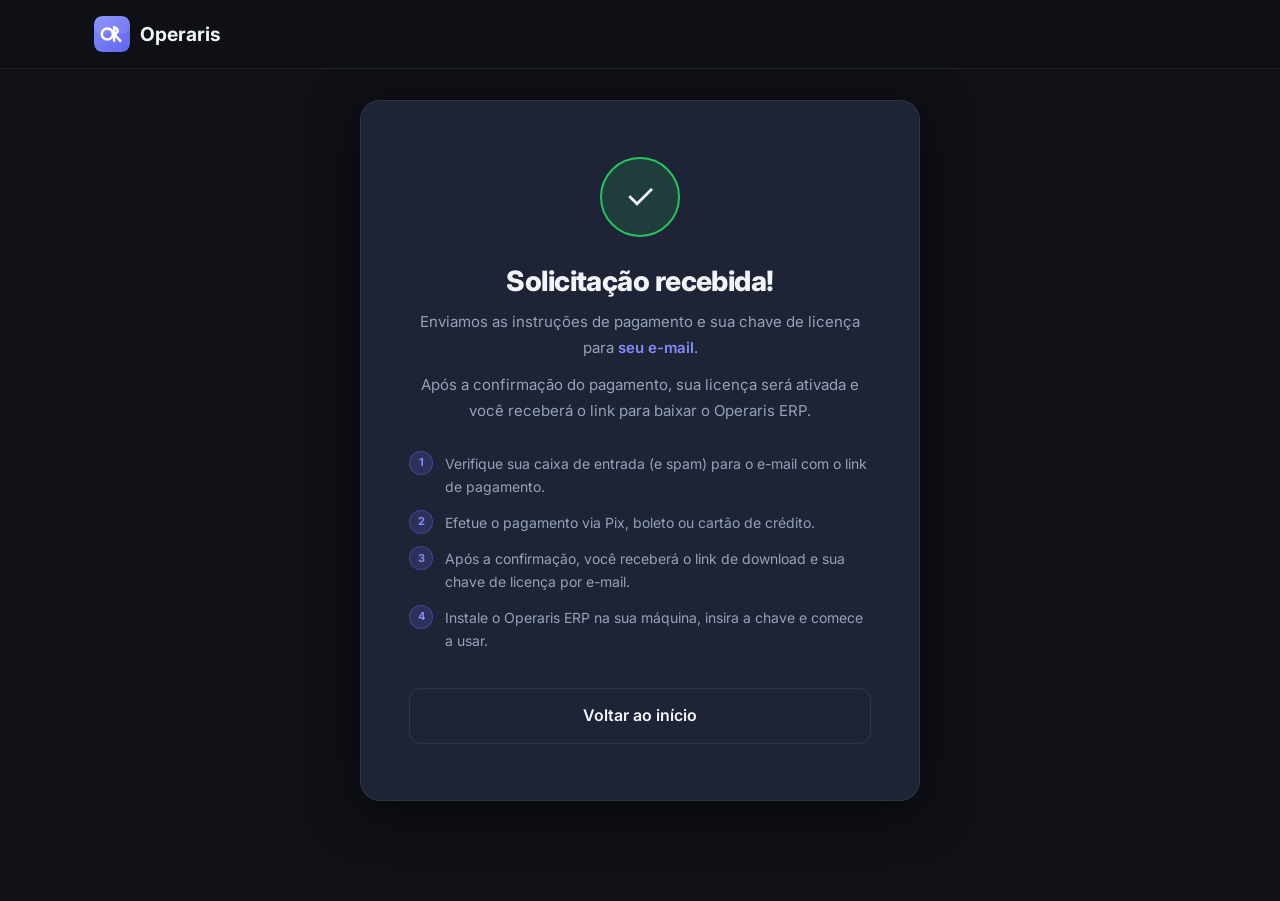
<file: sucesso.html>
<!DOCTYPE html>
<html lang="pt-BR">
<head>
  <meta charset="UTF-8" />
  <meta name="viewport" content="width=device-width, initial-scale=1.0" />
  <title>Solicitação recebida — Operaris ERP</title>
  <link rel="icon" type="image/svg+xml" href="assets/icon.svg" />
  <link rel="icon" type="image/png" sizes="32x32" href="assets/favicon-32.png" />
  <link rel="preconnect" href="https://fonts.googleapis.com" />
  <link rel="preconnect" href="https://fonts.gstatic.com" crossorigin />
  <link href="https://fonts.googleapis.com/css2?family=Inter:wght@400;500;600;700;800&display=swap" rel="stylesheet" />
  <link rel="stylesheet" href="css/style.css" />
</head>
<body>

  <!-- NAVBAR -->
  <nav class="navbar">
    <div class="container">
      <a href="index.html" class="logo">
        <img src="assets/icon.svg" alt="Operaris" style="width:36px;height:36px;border-radius:8px;" />
        Operaris
      </a>
    </div>
  </nav>

  <div class="success-page">
    <div class="container">
      <div class="success-card fade-in">
        <div class="success-icon">✓</div>
        <h1>Solicitação recebida!</h1>
        <p>
          Enviamos as instruções de pagamento e sua chave de licença para
          <span class="email-highlight" id="success-email">seu e-mail</span>.
        </p>
        <p>
          Após a confirmação do pagamento, sua licença será ativada e você receberá o link para baixar o Operaris ERP.
        </p>

        <div class="success-steps">
          <div class="success-step">
            <div class="step-num">1</div>
            <div class="step-text">Verifique sua caixa de entrada (e spam) para o e-mail com o link de pagamento.</div>
          </div>
          <div class="success-step">
            <div class="step-num">2</div>
            <div class="step-text">Efetue o pagamento via Pix, boleto ou cartão de crédito.</div>
          </div>
          <div class="success-step">
            <div class="step-num">3</div>
            <div class="step-text">Após a confirmação, você receberá o link de download e sua chave de licença por e-mail.</div>
          </div>
          <div class="success-step">
            <div class="step-num">4</div>
            <div class="step-text">Instale o Operaris ERP na sua máquina, insira a chave e comece a usar.</div>
          </div>
        </div>

        <a href="index.html" class="btn btn-outline btn-lg" style="width:100%;margin-top:8px;">
          Voltar ao início
        </a>
      </div>
    </div>
  </div>

  <script>
    const params = new URLSearchParams(window.location.search);
    const email = params.get('email');
    const emailEl = document.getElementById('success-email');
    if (email && emailEl) emailEl.textContent = email;
  </script>
</body>
</html>
</file>
<file: css/style.css>
/* ===== RESET & BASE ===== */
*, *::before, *::after { box-sizing: border-box; margin: 0; padding: 0; }

:root {
  --bg-primary: #0f1117;
  --bg-secondary: #161b27;
  --bg-card: #1e2435;
  --bg-card-hover: #252d44;
  --accent: #6366f1;
  --accent-light: #818cf8;
  --accent-dark: #4f52c9;
  --accent-glow: rgba(99,102,241,0.2);
  --green: #22c55e;
  --green-dim: rgba(34,197,94,0.15);
  --text-primary: #f1f5f9;
  --text-secondary: #94a3b8;
  --text-muted: #64748b;
  --border: rgba(255,255,255,0.08);
  --border-accent: rgba(99,102,241,0.4);
  --radius: 12px;
  --radius-sm: 8px;
  --radius-lg: 20px;
  --shadow: 0 4px 24px rgba(0,0,0,0.4);
  --shadow-lg: 0 8px 48px rgba(0,0,0,0.6);
}

html { scroll-behavior: smooth; }

body {
  font-family: 'Inter', system-ui, -apple-system, sans-serif;
  background: var(--bg-primary);
  color: var(--text-primary);
  line-height: 1.6;
  overflow-x: hidden;
}

a { color: inherit; text-decoration: none; }
img { max-width: 100%; }

/* ===== LAYOUT ===== */
.container {
  max-width: 1140px;
  margin: 0 auto;
  padding: 0 24px;
}

section { padding: 96px 0; }

/* ===== TYPOGRAPHY ===== */
.eyebrow {
  display: inline-flex;
  align-items: center;
  gap: 8px;
  font-size: 12px;
  font-weight: 600;
  letter-spacing: 0.1em;
  text-transform: uppercase;
  color: var(--accent-light);
  margin-bottom: 16px;
}
.eyebrow::before {
  content: '';
  display: block;
  width: 20px;
  height: 2px;
  background: var(--accent-light);
  border-radius: 2px;
}

h1 { font-size: clamp(2rem, 5vw, 3.5rem); font-weight: 800; line-height: 1.15; letter-spacing: -0.02em; }
h2 { font-size: clamp(1.75rem, 4vw, 2.75rem); font-weight: 700; line-height: 1.2; letter-spacing: -0.02em; }
h3 { font-size: 1.25rem; font-weight: 600; line-height: 1.3; }

.gradient-text {
  background: linear-gradient(135deg, #818cf8 0%, #6366f1 50%, #a78bfa 100%);
  -webkit-background-clip: text;
  -webkit-text-fill-color: transparent;
  background-clip: text;
}

/* ===== NAVBAR ===== */
.navbar {
  position: fixed;
  top: 0;
  left: 0;
  right: 0;
  z-index: 100;
  padding: 16px 0;
  background: rgba(15,17,23,0.85);
  backdrop-filter: blur(12px);
  border-bottom: 1px solid var(--border);
  transition: background 0.3s;
}

.navbar .container {
  display: flex;
  align-items: center;
  justify-content: space-between;
}

.logo {
  display: flex;
  align-items: center;
  gap: 10px;
  font-weight: 700;
  font-size: 1.2rem;
}

.logo-icon {
  width: 36px;
  height: 36px;
  background: linear-gradient(135deg, var(--accent) 0%, #a78bfa 100%);
  border-radius: var(--radius-sm);
  display: flex;
  align-items: center;
  justify-content: center;
  font-size: 18px;
}

.nav-links {
  display: flex;
  align-items: center;
  gap: 32px;
  list-style: none;
}

.nav-links a {
  font-size: 14px;
  color: var(--text-secondary);
  transition: color 0.2s;
}
.nav-links a:hover { color: var(--text-primary); }

.btn {
  display: inline-flex;
  align-items: center;
  justify-content: center;
  gap: 8px;
  padding: 10px 24px;
  border-radius: var(--radius-sm);
  font-size: 14px;
  font-weight: 600;
  cursor: pointer;
  transition: all 0.2s;
  border: none;
  outline: none;
  text-decoration: none;
}

.btn-primary {
  background: var(--accent);
  color: #fff;
  box-shadow: 0 4px 16px rgba(99,102,241,0.35);
}
.btn-primary:hover {
  background: var(--accent-light);
  transform: translateY(-1px);
  box-shadow: 0 6px 24px rgba(99,102,241,0.5);
}

.btn-outline {
  background: transparent;
  color: var(--text-primary);
  border: 1px solid var(--border);
}
.btn-outline:hover {
  border-color: var(--accent);
  color: var(--accent-light);
}

.btn-lg {
  padding: 14px 32px;
  font-size: 16px;
  border-radius: var(--radius);
}

/* ===== HERO ===== */
.hero {
  min-height: 100vh;
  display: flex;
  align-items: center;
  padding-top: 72px;
  position: relative;
  overflow: hidden;
  background: var(--bg-primary);
}

/* decorative blobs */
.hero-blob {
  position: absolute;
  border-radius: 50%;
  filter: blur(100px);
  pointer-events: none;
  z-index: 0;
}
.hero-blob-1 {
  width: 600px; height: 600px;
  background: rgba(99,102,241,0.12);
  top: -200px; right: -100px;
}
.hero-blob-2 {
  width: 400px; height: 400px;
  background: rgba(167,139,250,0.08);
  bottom: -100px; left: 0;
}

.hero-grid {
  position: relative;
  z-index: 1;
  display: grid;
  grid-template-columns: 1fr 1fr;
  gap: 64px;
  align-items: center;
  min-height: calc(100vh - 72px);
  padding-top: 48px;
  padding-bottom: 48px;
}

@media (max-width: 1024px) {
  .hero-grid { grid-template-columns: 1fr; gap: 48px; padding-top: 40px; }
}

/* ===== HERO COPY ===== */
.hero-copy { display: flex; flex-direction: column; }

.hero-badge {
  display: inline-flex;
  align-items: center;
  gap: 10px;
  background: rgba(99,102,241,0.08);
  border: 1px solid rgba(99,102,241,0.25);
  border-radius: 999px;
  padding: 8px 18px;
  font-size: 13px;
  color: var(--accent-light);
  margin-bottom: 28px;
  width: fit-content;
}
.badge-dot {
  width: 7px; height: 7px;
  border-radius: 50%;
  background: var(--green);
  box-shadow: 0 0 6px var(--green);
  flex-shrink: 0;
}
.hero-badge strong { color: var(--text-primary); font-weight: 600; }

.hero-copy h1 { margin-bottom: 20px; font-size: 2.5rem;}

.hero-sub {
  font-size: 1.1rem;
  color: var(--text-secondary);
  line-height: 1.75;
  margin-bottom: 36px;
  max-width: 480px;
}

.hero-cta {
  display: flex;
  gap: 12px;
  flex-wrap: wrap;
  margin-bottom: 40px;
}

.btn-ghost {
  background: rgba(255,255,255,0.05);
  color: var(--text-secondary);
  border: 1px solid var(--border);
  transition: all 0.2s;
}
.btn-ghost:hover {
  background: rgba(255,255,255,0.08);
  color: var(--text-primary);
  border-color: rgba(255,255,255,0.15);
}

.hero-trust {
  display: flex;
  align-items: center;
  flex-wrap: wrap;
  gap: 10px;
}
.trust-item {
  display: flex;
  align-items: center;
  gap: 6px;
  font-size: 13px;
  color: var(--text-muted);
}
.trust-sep { color: var(--border); font-size: 16px; }

/* ===== HERO VISUAL (right column) ===== */
.hero-visual-wrap {
  position: relative;
  display: flex;
  align-items: center;
  justify-content: center;
}

@media (max-width: 1024px) {
  .hero-visual-wrap { display: none; }
}

/* floating accent cards */
.float-card {
  position: absolute;
  z-index: 10;
  background: var(--bg-card);
  border: 1px solid var(--border);
  border-radius: var(--radius);
  padding: 12px 16px;
  display: flex;
  align-items: center;
  gap: 12px;
  box-shadow: var(--shadow), 0 0 0 1px rgba(99,102,241,0.1);
  backdrop-filter: blur(8px);
  white-space: nowrap;
}
.fc-icon {
  width: 36px; height: 36px;
  background: var(--accent-glow);
  border: 1px solid var(--border-accent);
  border-radius: var(--radius-sm);
  display: flex; align-items: center; justify-content: center;
  font-size: 16px;
  flex-shrink: 0;
}
.fc-icon.fc-green { background: var(--green-dim); border-color: rgba(34,197,94,0.3); color: var(--green); font-size: 14px; font-weight: 700; }
.fc-label { font-size: 11px; color: var(--text-muted); }
.fc-value { font-size: 14px; font-weight: 700; color: var(--text-primary); }

.float-card-tl {
  top: -18px;
  left: -24px;
  animation: floatUp 4s ease-in-out infinite;
}
.float-card-br {
  bottom: -18px;
  right: -24px;
  animation: floatUp 4s ease-in-out infinite 2s;
}

@keyframes floatUp {
  0%, 100% { transform: translateY(0); }
  50%       { transform: translateY(-8px); }
}

/* ===== MOCKUP DASHBOARD ===== */
.mockup-window {
  width: 100%;
  max-width: 520px;
  background: var(--bg-secondary);
  border: 1px solid var(--border);
  border-radius: var(--radius-lg);
  overflow: hidden;
  box-shadow: 0 32px 80px rgba(0,0,0,0.6), 0 0 0 1px rgba(99,102,241,0.12), inset 0 1px 0 rgba(255,255,255,0.06);
}

.mockup-titlebar {
  display: flex;
  align-items: center;
  gap: 8px;
  padding: 12px 16px;
  background: rgba(0,0,0,0.25);
  border-bottom: 1px solid var(--border);
}
.dot { width: 10px; height: 10px; border-radius: 50%; }
.dot-red { background: #ff5f56; }
.dot-yellow { background: #ffbd2e; }
.dot-green { background: #27c93f; }
.mockup-titlebar span { font-size: 11px; color: var(--text-muted); margin-left: 8px; }

.mockup-body { padding: 0; }

/* sidebar + main layout inside mockup */
.mockup-layout { display: flex; }

.mockup-sidebar {
  width: 44px;
  background: rgba(0,0,0,0.2);
  border-right: 1px solid var(--border);
  padding: 12px 0;
  display: flex;
  flex-direction: column;
  align-items: center;
  gap: 4px;
}
.msb-item {
  width: 32px; height: 32px;
  border-radius: 6px;
  display: flex; align-items: center; justify-content: center;
  font-size: 14px;
  cursor: pointer;
  color: var(--text-muted);
}
.msb-item.active { background: var(--accent-glow); }

.mockup-main { flex: 1; padding: 14px; }

.mockup-row {
  display: grid;
  grid-template-columns: repeat(3, 1fr);
  gap: 8px;
  margin-bottom: 12px;
}

.mockup-card {
  background: var(--bg-card);
  border: 1px solid var(--border);
  border-radius: 6px;
  padding: 10px 12px;
}
.mockup-card-label { font-size: 9px; color: var(--text-muted); margin-bottom: 4px; text-transform: uppercase; letter-spacing: 0.05em; }
.mockup-card-value { font-size: 16px; font-weight: 700; color: var(--text-primary); line-height: 1.2; }
.mockup-card-value.green { color: var(--green); }
.mockup-card-value.accent { color: var(--accent-light); }
.mockup-card-delta { font-size: 9px; color: var(--text-muted); margin-top: 3px; }

.mockup-chart-area {
  background: var(--bg-card);
  border: 1px solid var(--border);
  border-radius: 6px;
  padding: 10px 12px;
  margin-bottom: 10px;
  position: relative;
}
.chart-label { font-size: 9px; color: var(--text-muted); text-transform: uppercase; letter-spacing: 0.05em; margin-bottom: 8px; }

.chart-bars {
  display: flex;
  align-items: flex-end;
  gap: 5px;
  height: 56px;
}
.bar {
  flex: 1;
  background: linear-gradient(to top, rgba(99,102,241,0.5) 0%, rgba(129,140,248,0.7) 100%);
  border-radius: 3px 3px 0 0;
}
.bar.bar-active {
  background: linear-gradient(to top, var(--accent) 0%, var(--accent-light) 100%);
  box-shadow: 0 0 8px rgba(99,102,241,0.5);
}

.mockup-table-area {
  background: var(--bg-card);
  border: 1px solid var(--border);
  border-radius: 6px;
  overflow: hidden;
}
.mockup-table-row {
  display: flex;
  align-items: center;
  padding: 8px 12px;
  font-size: 10px;
  border-bottom: 1px solid var(--border);
  gap: 8px;
}
.mockup-table-row:last-child { border-bottom: none; }
.mtr-num {
  width: 20px; height: 20px;
  background: rgba(255,255,255,0.05);
  border-radius: 4px;
  display: flex; align-items: center; justify-content: center;
  font-weight: 700;
  color: var(--text-muted);
  flex-shrink: 0;
}
.mtr-name { flex: 1; color: var(--text-secondary); }
.mtr-status {
  padding: 2px 7px;
  border-radius: 999px;
  font-size: 9px;
  font-weight: 600;
  flex-shrink: 0;
}
.mtr-status.open { background: var(--green-dim); color: var(--green); }
.mtr-status.paid { background: rgba(99,102,241,0.15); color: var(--accent-light); }
.mtr-value { color: var(--text-primary); font-weight: 600; min-width: 56px; text-align: right; }

/* ===== STATS STRIP ===== */
.stats-strip {
  background: var(--bg-secondary);
  border-top: 1px solid var(--border);
  border-bottom: 1px solid var(--border);
  padding: 28px 0;
}
.stats-grid {
  display: flex;
  align-items: center;
  justify-content: center;
}
.stat-item {
  display: flex;
  align-items: center;
  gap: 14px;
  padding: 0 48px;
}
.stat-icon { font-size: 24px; flex-shrink: 0; }
.stat-value { font-size: 15px; font-weight: 700; color: var(--text-primary); margin-bottom: 2px; }
.stat-label { font-size: 12px; color: var(--text-muted); }
.stat-div { width: 1px; height: 40px; background: var(--border); flex-shrink: 0; }
@media (max-width: 768px) {
  .stats-grid { flex-direction: column; gap: 20px; }
  .stat-item { padding: 0 24px; }
  .stat-div { width: 40px; height: 1px; }
}

/* ===== FEATURE BLOCKS (alternating 2-col) ===== */
.feature-blocks { display: flex; flex-direction: column; }

.feature-block {
  display: grid;
  grid-template-columns: 1fr 1fr;
  gap: 72px;
  align-items: center;
  padding: 72px 0;
  border-bottom: 1px solid var(--border);
}
.feature-block:last-child { border-bottom: none; }

.feature-block--reverse .feature-block-visual { order: -1; }

@media (max-width: 900px) {
  .feature-block { grid-template-columns: 1fr; gap: 36px; padding: 48px 0; }
  .feature-block--reverse .feature-block-visual { order: 0; }
}

.fblock-icon { font-size: 30px; margin-bottom: 14px; }

.feature-block-text h3 {
  font-size: clamp(1.5rem, 3vw, 2rem);
  font-weight: 800;
  line-height: 1.2;
  letter-spacing: -0.02em;
  margin-bottom: 14px;
}

.fblock-sub {
  font-size: 1rem;
  color: var(--text-secondary);
  line-height: 1.75;
  margin-bottom: 28px;
  max-width: 440px;
}

.feature-detail-list {
  list-style: none;
  display: flex;
  flex-direction: column;
  gap: 10px;
}
.feature-detail-list li {
  display: flex;
  align-items: flex-start;
  gap: 10px;
  font-size: 14px;
  color: var(--text-secondary);
  line-height: 1.55;
}
.feature-detail-list li::before {
  content: '✓';
  color: var(--green);
  font-weight: 700;
  font-size: 12px;
  margin-top: 2px;
  flex-shrink: 0;
}

/* ===== FEATURE BLOCK VISUAL MOCKUP ===== */
.fb-mockup {
  background: var(--bg-secondary);
  border: 1px solid var(--border);
  border-radius: var(--radius-lg);
  overflow: hidden;
  box-shadow: var(--shadow-lg);
}
.fbm-header {
  background: rgba(0,0,0,.25);
  padding: 10px 14px;
  font-size: 11px;
  color: var(--text-muted);
  border-bottom: 1px solid var(--border);
}
.fbm-sub-header {
  padding: 8px 12px 2px;
  font-size: 10px;
  color: var(--text-muted);
  text-transform: uppercase;
  letter-spacing: .06em;
}
.fbm-divider { height: 1px; background: var(--border); margin: 6px 0; }

/* KDS */
.kds-grid { display: grid; grid-template-columns: repeat(3,1fr); gap: 8px; padding: 10px; }
.kds-ticket { background: var(--bg-card); border: 1px solid var(--border); border-radius: 6px; padding: 8px; }
.kds-new { border-color: var(--accent) !important; }
.kds-doing { border-color: #f59e0b !important; }
.kds-done { border-color: var(--green) !important; opacity: .7; }
.kds-t-header { display: flex; justify-content: space-between; align-items: center; margin-bottom: 6px; }
.kds-mesa-num { font-size: 11px; font-weight: 700; color: var(--text-primary); }
.kds-badge { font-size: 8px; font-weight: 700; padding: 2px 5px; border-radius: 999px; text-transform: uppercase; letter-spacing: .04em; }
.kds-badge--new { background: var(--accent-glow); color: var(--accent-light); }
.kds-badge--doing { background: rgba(245,158,11,.15); color: #f59e0b; }
.kds-badge--done { background: var(--green-dim); color: var(--green); }
.kds-t-items { margin-bottom: 5px; }
.kds-t-item { font-size: 10px; color: var(--text-secondary); padding: 2px 0; }
.kds-t-item--done { color: var(--text-muted); text-decoration: line-through; }
.kds-t-time { font-size: 9px; color: var(--text-muted); text-align: right; }
.print-indicator {
  display: flex; align-items: center; gap: 7px;
  padding: 8px 12px; font-size: 10px; color: var(--text-muted);
  background: rgba(0,0,0,.15); border-top: 1px solid var(--border);
}

/* Product pricing */
.product-pricing { padding: 10px 12px; }
.pp-row { display: flex; justify-content: space-between; font-size: 11px; padding: 5px 0; border-bottom: 1px solid var(--border); }
.pp-row:last-child { border-bottom: none; }
.pp-row--main { font-weight: 700; font-size: 12px; }
.pp-label { color: var(--text-secondary); }
.pp-value { font-weight: 600; }
.stock-alert { font-size: 10px; color: #f59e0b; padding: 6px 12px 10px; }

/* Financial metrics */
.fin-metrics { display: grid; grid-template-columns: repeat(3,1fr); gap: 6px; padding: 10px; }
.fin-metric { background: var(--bg-card); border: 1px solid var(--border); border-radius: 6px; padding: 8px; }
.fin-metric-label { font-size: 9px; color: var(--text-muted); text-transform: uppercase; letter-spacing: .05em; margin-bottom: 3px; }
.fin-metric-value { font-size: 14px; font-weight: 700; color: var(--text-primary); }
.fin-metric-value.fin-green { color: var(--green); }
.fin-metric-value.fin-red { color: #f87171; }
.fin-metric-value.fin-accent { color: var(--accent-light); }
.fin-metric-delta { font-size: 9px; color: var(--text-muted); margin-top: 2px; }

/* Audit rows */
.audit-row { padding: 6px 10px 10px; display: flex; flex-direction: column; gap: 5px; }
.audit-item { display: flex; align-items: center; gap: 7px; font-size: 10px; color: var(--text-muted); }
.audit-dot { width: 5px; height: 5px; border-radius: 50%; background: var(--accent); flex-shrink: 0; }
.audit-text { flex: 1; }
.audit-text strong { color: var(--text-secondary); }
.audit-time { font-size: 9px; color: var(--text-muted); }

/* ===== FEATURES ===== */
.features {
  background: var(--bg-secondary);
  border-top: 1px solid var(--border);
  border-bottom: 1px solid var(--border);
}

.section-header {
  text-align: center;
  margin-bottom: 64px;
}
.section-header p {
  color: var(--text-secondary);
  font-size: 1.1rem;
  max-width: 540px;
  margin: 16px auto 0;
}

.features-grid {
  display: grid;
  grid-template-columns: repeat(auto-fit, minmax(300px, 1fr));
  gap: 24px;
}

.feature-card {
  background: var(--bg-card);
  border: 1px solid var(--border);
  border-radius: var(--radius);
  padding: 28px;
  transition: border-color 0.2s, transform 0.2s, box-shadow 0.2s;
  position: relative;
  overflow: hidden;
}
.feature-card::before {
  content: '';
  position: absolute;
  inset: 0;
  background: linear-gradient(135deg, rgba(99,102,241,0.05) 0%, transparent 60%);
  opacity: 0;
  transition: opacity 0.3s;
}
.feature-card:hover {
  border-color: var(--border-accent);
  transform: translateY(-4px);
  box-shadow: 0 8px 32px rgba(0,0,0,0.3);
}
.feature-card:hover::before { opacity: 1; }

.feature-icon {
  width: 48px;
  height: 48px;
  background: var(--accent-glow);
  border: 1px solid var(--border-accent);
  border-radius: var(--radius-sm);
  display: flex;
  align-items: center;
  justify-content: center;
  font-size: 22px;
  margin-bottom: 20px;
}

.feature-card h3 { margin-bottom: 10px; }
.feature-card p { color: var(--text-secondary); font-size: 14px; line-height: 1.7; }

/* Feature mockup previews */
.feature-preview {
  margin-top: 20px;
  background: var(--bg-secondary);
  border: 1px solid var(--border);
  border-radius: var(--radius-sm);
  overflow: hidden;
}

.preview-header {
  background: rgba(0,0,0,0.2);
  padding: 8px 12px;
  font-size: 11px;
  color: var(--text-muted);
  border-bottom: 1px solid var(--border);
  display: flex;
  align-items: center;
  gap: 6px;
}

.tables-grid {
  display: grid;
  grid-template-columns: repeat(4, 1fr);
  gap: 6px;
  padding: 12px;
}
.table-chip {
  aspect-ratio: 1;
  border-radius: 6px;
  display: flex;
  flex-direction: column;
  align-items: center;
  justify-content: center;
  font-size: 9px;
  font-weight: 700;
  gap: 2px;
}
.table-chip.free { background: rgba(34,197,94,0.15); color: var(--green); border: 1px solid rgba(34,197,94,0.3); }
.table-chip.busy { background: rgba(239,68,68,0.15); color: #f87171; border: 1px solid rgba(239,68,68,0.3); }
.table-chip.partial { background: rgba(251,191,36,0.15); color: #fbbf24; border: 1px solid rgba(251,191,36,0.3); }

.order-list { padding: 8px; }
.order-item {
  display: flex;
  align-items: center;
  justify-content: space-between;
  padding: 6px 8px;
  font-size: 11px;
  border-radius: 4px;
  margin-bottom: 4px;
}
.order-item:nth-child(odd) { background: rgba(255,255,255,0.03); }
.order-item-name { color: var(--text-secondary); }
.order-item-qty { color: var(--accent-light); font-weight: 600; min-width: 24px; text-align: right; }
.order-item-price { color: var(--text-primary); font-weight: 600; min-width: 60px; text-align: right; }

.stock-bars { padding: 10px 12px; }
.stock-row { margin-bottom: 8px; }
.stock-row-label { display: flex; justify-content: space-between; font-size: 10px; color: var(--text-secondary); margin-bottom: 3px; }
.stock-bar-bg { height: 5px; background: var(--bg-primary); border-radius: 3px; overflow: hidden; }
.stock-bar-fill { height: 100%; border-radius: 3px; }
.stock-bar-fill.ok { background: var(--green); }
.stock-bar-fill.low { background: #f59e0b; }
.stock-bar-fill.critical { background: #ef4444; }

.cash-summary { padding: 12px; }
.cash-row { display: flex; justify-content: space-between; font-size: 11px; padding: 4px 0; border-bottom: 1px solid var(--border); }
.cash-row:last-child { border-bottom: none; font-weight: 700; font-size: 12px; }
.cash-label { color: var(--text-secondary); }
.cash-value { color: var(--text-primary); }
.cash-value.positive { color: var(--green); }

.expense-rows { padding: 8px; }
.expense-row {
  display: flex;
  align-items: center;
  gap: 8px;
  padding: 6px 8px;
  font-size: 11px;
  border-radius: 4px;
  margin-bottom: 3px;
}
.expense-row:nth-child(odd) { background: rgba(255,255,255,0.03); }
.expense-dot { width: 6px; height: 6px; border-radius: 50%; flex-shrink: 0; }
.expense-name { flex: 1; color: var(--text-secondary); }
.expense-amount { color: #f87171; font-weight: 600; }

/* ===== SCREENSHOT SECTION ===== */
.screenshots { background: var(--bg-primary); }

.screenshots-inner {
  display: grid;
  grid-template-columns: 1fr 1fr;
  gap: 48px;
  align-items: center;
}

@media (max-width: 768px) {
  .screenshots-inner { grid-template-columns: 1fr; }
}

.screenshots-text .eyebrow { margin-bottom: 12px; }
.screenshots-text h2 { margin-bottom: 20px; }
.screenshots-text p { color: var(--text-secondary); margin-bottom: 32px; }

.check-list { list-style: none; display: flex; flex-direction: column; gap: 12px; }
.check-list li {
  display: flex;
  align-items: center;
  gap: 12px;
  font-size: 15px;
  color: var(--text-secondary);
}
.check-list li::before {
  content: '✓';
  display: flex;
  align-items: center;
  justify-content: center;
  width: 22px;
  height: 22px;
  background: var(--green-dim);
  color: var(--green);
  border-radius: 50%;
  font-size: 12px;
  font-weight: 700;
  flex-shrink: 0;
}

.app-mockup {
  position: relative;
}

.checkout-mockup {
  background: var(--bg-secondary);
  border: 1px solid var(--border);
  border-radius: var(--radius-lg);
  overflow: hidden;
  box-shadow: var(--shadow-lg);
}

.checkout-header {
  background: rgba(0,0,0,0.2);
  padding: 16px 20px;
  border-bottom: 1px solid var(--border);
}
.checkout-header h4 { font-size: 14px; font-weight: 600; }
.checkout-header p { font-size: 11px; color: var(--text-muted); margin-top: 2px; }

.checkout-items { padding: 16px 20px; border-bottom: 1px solid var(--border); }
.checkout-item {
  display: flex;
  align-items: center;
  justify-content: space-between;
  padding: 8px 0;
  font-size: 13px;
  border-bottom: 1px solid var(--border);
}
.checkout-item:last-child { border-bottom: none; }
.ci-name { color: var(--text-secondary); flex: 1; }
.ci-qty { color: var(--text-muted); margin-right: 16px; }
.ci-price { color: var(--text-primary); font-weight: 600; }

.checkout-totals { padding: 16px 20px; border-bottom: 1px solid var(--border); }
.total-row {
  display: flex;
  justify-content: space-between;
  font-size: 13px;
  padding: 4px 0;
  color: var(--text-secondary);
}
.total-row.main { color: var(--text-primary); font-weight: 700; font-size: 16px; margin-top: 8px; padding-top: 8px; border-top: 1px solid var(--border); }

.checkout-payment { padding: 16px 20px; }
.payment-methods { display: flex; gap: 8px; margin-top: 8px; }
.pm {
  flex: 1;
  padding: 8px;
  border: 1px solid var(--border);
  border-radius: var(--radius-sm);
  text-align: center;
  font-size: 11px;
  font-weight: 600;
  cursor: pointer;
  color: var(--text-muted);
  transition: all 0.2s;
}
.pm.active { border-color: var(--accent); color: var(--accent-light); background: var(--accent-glow); }

.checkout-btn-row { padding: 0 20px 20px; }
.btn-finalize {
  width: 100%;
  padding: 14px;
  background: var(--accent);
  color: #fff;
  border: none;
  border-radius: var(--radius-sm);
  font-size: 15px;
  font-weight: 700;
  cursor: pointer;
  text-align: center;
}

/* ===== PRICING ===== */
.pricing { background: var(--bg-secondary); border-top: 1px solid var(--border); }

.plans-grid {
  display: grid;
  grid-template-columns: repeat(auto-fit, minmax(280px, 1fr));
  gap: 24px;
  margin-top: 48px;
}

.plan-card {
  background: var(--bg-card);
  border: 1px solid var(--border);
  border-radius: var(--radius-lg);
  padding: 32px;
  position: relative;
  transition: all 0.3s;
}

.plan-card.featured {
  border-color: var(--accent);
  background: linear-gradient(135deg, rgba(99,102,241,0.1) 0%, var(--bg-card) 50%);
  box-shadow: 0 0 0 1px rgba(99,102,241,0.3), var(--shadow);
}

.plan-badge {
  position: absolute;
  top: -12px;
  left: 50%;
  transform: translateX(-50%);
  background: var(--accent);
  color: #fff;
  font-size: 11px;
  font-weight: 700;
  letter-spacing: 0.05em;
  padding: 4px 14px;
  border-radius: 999px;
  white-space: nowrap;
}

.plan-name { font-size: 1.1rem; font-weight: 700; margin-bottom: 8px; }
.plan-desc { font-size: 13px; color: var(--text-secondary); margin-bottom: 24px; min-height: 40px; }

.plan-price { display: flex; align-items: baseline; gap: 4px; margin-bottom: 8px; }
.price-currency { font-size: 1.2rem; font-weight: 700; color: var(--text-secondary); }
.price-value { font-size: 3rem; font-weight: 800; line-height: 1; }
.price-period { font-size: 14px; color: var(--text-muted); }

.plan-interval {
  font-size: 12px;
  color: var(--text-muted);
  margin-bottom: 28px;
}

.plan-features { list-style: none; margin-bottom: 32px; display: flex; flex-direction: column; gap: 10px; }
.plan-features li {
  display: flex;
  align-items: center;
  gap: 10px;
  font-size: 14px;
  color: var(--text-secondary);
}
.plan-features li .check { color: var(--green); font-weight: 700; font-size: 13px; flex-shrink: 0; }

.plan-cta {
  display: block;
  width: 100%;
  text-align: center;
  padding: 14px;
  border-radius: var(--radius-sm);
  font-weight: 600;
  font-size: 15px;
  transition: all 0.2s;
  cursor: pointer;
  border: none;
  text-decoration: none;
}
.plan-cta.primary {
  background: var(--accent);
  color: #fff;
  box-shadow: 0 4px 16px rgba(99,102,241,0.4);
}
.plan-cta.primary:hover {
  background: var(--accent-light);
  transform: translateY(-2px);
}
.plan-cta.secondary {
  background: transparent;
  color: var(--text-primary);
  border: 1px solid var(--border);
}
.plan-cta.secondary:hover {
  border-color: var(--accent);
  color: var(--accent-light);
}

.plans-loading {
  text-align: center;
  padding: 48px;
  color: var(--text-muted);
  font-size: 14px;
}

.plans-error {
  text-align: center;
  padding: 48px;
  color: #f87171;
  font-size: 14px;
}

.plans-error p { margin-bottom: 16px; }

.btn-retry {
  display: inline-block;
  padding: 10px 24px;
  border-radius: 8px;
  border: 1px solid #f87171;
  background: transparent;
  color: #f87171;
  font-size: 14px;
  font-weight: 500;
  cursor: pointer;
  transition: background 0.2s, color 0.2s;
}

.btn-retry:hover {
  background: #f87171;
  color: #fff;
}

/* ===== FOOTER ===== */
.footer {
  background: var(--bg-primary);
  border-top: 1px solid var(--border);
  padding: 48px 0 32px;
}

.footer-inner {
  display: grid;
  grid-template-columns: 2fr 1fr 1fr;
  gap: 48px;
  margin-bottom: 48px;
}

@media (max-width: 768px) {
  .footer-inner { grid-template-columns: 1fr; gap: 32px; }
}

.footer-brand p { font-size: 14px; color: var(--text-secondary); margin-top: 12px; max-width: 280px; }

.footer-col h4 { font-size: 13px; font-weight: 600; margin-bottom: 16px; color: var(--text-primary); }
.footer-col ul { list-style: none; display: flex; flex-direction: column; gap: 10px; }
.footer-col ul a { font-size: 13px; color: var(--text-muted); transition: color 0.2s; }
.footer-col ul a:hover { color: var(--text-primary); }

.footer-bottom {
  display: flex;
  align-items: center;
  justify-content: space-between;
  padding-top: 24px;
  border-top: 1px solid var(--border);
  font-size: 13px;
  color: var(--text-muted);
}

/* ===== HAMBURGER ===== */
.hamburger {
  display: none;
  flex-direction: column;
  justify-content: space-between;
  width: 24px;
  height: 18px;
  background: none;
  border: none;
  cursor: pointer;
  padding: 0;
  flex-shrink: 0;
}
.hamburger span {
  display: block;
  width: 100%;
  height: 2px;
  background: var(--text-primary);
  border-radius: 2px;
  transition: transform 0.25s, opacity 0.25s;
}
.hamburger.active span:nth-child(1) { transform: translateY(8px) rotate(45deg); }
.hamburger.active span:nth-child(2) { opacity: 0; }
.hamburger.active span:nth-child(3) { transform: translateY(-8px) rotate(-45deg); }

.nav-cta-mobile { display: none; }

/* ===== RESPONSIVE ===== */
@media (max-width: 768px) {
  section { padding: 64px 0; }

  .hamburger { display: flex; }
  .nav-cta-desktop { display: none; }
  .nav-cta-mobile { display: block; }

  .nav-links {
    display: none;
    flex-direction: column;
    position: absolute;
    top: 100%;
    left: 0;
    right: 0;
    background: var(--bg-secondary);
    border-bottom: 1px solid var(--border);
    padding: 16px 24px 24px;
    gap: 4px;
  }
  .nav-links.open { display: flex; }
  .nav-links li { list-style: none; }
  .nav-links a {
    display: block;
    padding: 10px 0;
    font-size: 15px;
    color: var(--text-secondary);
    border-bottom: 1px solid var(--border);
  }
  .nav-links li:last-child a { border-bottom: none; }
  .nav-cta-mobile .btn { width: 100%; margin-top: 8px; justify-content: center; }

  .hero-cta { flex-direction: column; }
  .hero-stats { gap: 24px; }
  .features-grid { grid-template-columns: 1fr; }
  .plans-grid { grid-template-columns: 1fr; }
}

/* ===== ANIMATIONS ===== */
@keyframes fadeInUp {
  from { opacity: 0; transform: translateY(24px); }
  to   { opacity: 1; transform: translateY(0); }
}

.fade-in { animation: fadeInUp 0.6s ease both; }
.fade-in-d1 { animation-delay: 0.1s; }
.fade-in-d2 { animation-delay: 0.2s; }
.fade-in-d3 { animation-delay: 0.3s; }
.fade-in-d4 { animation-delay: 0.4s; }

/* ===== STEP INDICATOR ===== */
.steps-indicator {
  display: flex;
  align-items: flex-start;
  margin-bottom: 32px;
}

.reg-step {
  display: flex;
  flex-direction: column;
  align-items: center;
  gap: 6px;
  flex-shrink: 0;
}

.step-node {
  width: 32px;
  height: 32px;
  border-radius: 50%;
  background: var(--bg-primary);
  border: 2px solid var(--border);
  color: var(--text-muted);
  font-size: 13px;
  font-weight: 700;
  display: flex;
  align-items: center;
  justify-content: center;
  transition: background 0.3s, border-color 0.3s, box-shadow 0.3s, color 0.3s;
}

.reg-step .step-label {
  font-size: 11px;
  color: var(--text-muted);
  font-weight: 500;
  text-align: center;
  white-space: nowrap;
}

.reg-step.active .step-node {
  background: var(--accent);
  border-color: var(--accent);
  color: #fff;
  box-shadow: 0 0 0 4px var(--accent-glow);
}
.reg-step.active .step-label { color: var(--accent-light); }

.reg-step.done .step-node {
  background: var(--green);
  border-color: var(--green);
  color: #fff;
}
.reg-step.done .step-label { color: var(--green); }

.step-line {
  flex: 1;
  height: 2px;
  background: var(--border);
  margin-top: 15px;
  transition: background 0.3s;
}
.step-line.done { background: var(--green); }

/* ===== STEP NAVIGATION ===== */
.step-nav {
  display: flex;
  gap: 12px;
  margin-top: 8px;
}
.step-nav-submit { flex: 1; margin-top: 0; }

/* ===== PASSWORD FIELD ===== */
.input-password-wrap {
  position: relative;
}
.input-password-wrap .form-input {
  padding-right: 44px;
}
.btn-eye {
  position: absolute;
  right: 12px;
  top: 50%;
  transform: translateY(-50%);
  background: none;
  border: none;
  cursor: pointer;
  color: var(--text-muted);
  padding: 4px;
  display: flex;
  align-items: center;
  transition: color 0.2s;
}
.btn-eye:hover { color: var(--text-secondary); }
.btn-eye.active { color: var(--accent-light); }

/* ===== GLOBAL FORM ERROR ===== */
.form-global-error {
  margin-bottom: 16px;
  font-size: 14px;
  padding: 12px 16px;
  background: rgba(239,68,68,0.1);
  border: 1px solid rgba(239,68,68,0.3);
  border-radius: 8px;
}

/* ===== FORM PAGE (cadastro.html) ===== */
.form-page {
  min-height: 100vh;
  padding: 100px 0 64px;
  background: radial-gradient(ellipse 60% 50% at 50% 0%, rgba(99,102,241,0.12) 0%, transparent 70%);
}

.form-wrapper {
  max-width: 640px;
  margin: 0 auto;
}

.form-card {
  background: var(--bg-card);
  border: 1px solid var(--border);
  border-radius: var(--radius-lg);
  padding: 40px;
  box-shadow: var(--shadow-lg);
}

.form-header { margin-bottom: 32px; }
.form-header h1 { font-size: 1.75rem; margin-bottom: 8px; }
.form-header p { color: var(--text-secondary); font-size: 14px; }

.plan-summary {
  background: var(--bg-secondary);
  border: 1px solid var(--border-accent);
  border-radius: var(--radius-sm);
  padding: 16px 20px;
  margin-bottom: 28px;
  display: flex;
  align-items: center;
  justify-content: space-between;
}
.plan-summary-name { font-weight: 600; }
.plan-summary-price { font-size: 1.25rem; font-weight: 800; color: var(--accent-light); }

.form-group { margin-bottom: 20px; }
.form-group label { display: block; font-size: 13px; font-weight: 500; color: var(--text-secondary); margin-bottom: 8px; }
.form-input {
  width: 100%;
  padding: 12px 16px;
  background: var(--bg-secondary);
  border: 1px solid var(--border);
  border-radius: var(--radius-sm);
  color: var(--text-primary);
  font-size: 14px;
  transition: border-color 0.2s;
  outline: none;
}
.form-input:focus { border-color: var(--accent); box-shadow: 0 0 0 3px var(--accent-glow); }
.form-input.error { border-color: #f87171; }
.form-error { font-size: 12px; color: #f87171; margin-top: 4px; }

.form-row { display: grid; grid-template-columns: 1fr 1fr; gap: 16px; }
.form-row--3-1 { grid-template-columns: 3fr 1fr; }
@media (max-width: 480px) {
  .form-row { grid-template-columns: 1fr; }
  .form-row--3-1 { grid-template-columns: 1fr; }
}

/* CEP field */
.input-cep-wrap {
  position: relative;
}
.input-cep-wrap .form-input {
  padding-right: 36px;
}
.cep-status {
  position: absolute;
  right: 12px;
  top: 50%;
  transform: translateY(-50%);
  width: 14px;
  height: 14px;
  border-radius: 50%;
  display: none;
}
.cep-status.cep-loading {
  display: block;
  border: 2px solid rgba(255,255,255,0.2);
  border-top-color: var(--accent-light);
  animation: spin 0.7s linear infinite;
}
.cep-status.cep-ok {
  display: block;
  background: var(--green);
}
.cep-status.cep-ok::after {
  content: '';
  position: absolute;
  left: 3px;
  top: 5px;
  width: 4px;
  height: 7px;
  border: 2px solid #fff;
  border-top: none;
  border-left: none;
  transform: rotate(45deg) translateY(-2px);
}
.cep-status.cep-error {
  display: block;
  background: #ef4444;
}
.cep-status.cep-error::after {
  content: '×';
  position: absolute;
  inset: 0;
  display: flex;
  align-items: center;
  justify-content: center;
  color: #fff;
  font-size: 11px;
  font-weight: 700;
  line-height: 14px;
  text-align: center;
}

/* Auto-filled readonly fields */
.form-input-auto {
  background: rgba(255,255,255,0.03);
  color: var(--text-muted);
  cursor: default;
}
.form-input-auto:not(:placeholder-shown) {
  color: var(--text-secondary);
}

.form-submit {
  width: 100%;
  padding: 16px;
  background: var(--accent);
  color: #fff;
  border: none;
  border-radius: var(--radius-sm);
  font-size: 16px;
  font-weight: 700;
  cursor: pointer;
  transition: all 0.2s;
  margin-top: 8px;
  display: flex;
  align-items: center;
  justify-content: center;
  gap: 8px;
}
.form-submit:hover { background: var(--accent-light); transform: translateY(-1px); }
.form-submit:disabled { opacity: 0.6; cursor: not-allowed; transform: none; }

.form-note { text-align: center; font-size: 12px; color: var(--text-muted); margin-top: 16px; }

/* ===== SUCCESS PAGE ===== */
.success-page {
  min-height: 100vh;
  display: flex;
  align-items: center;
  justify-content: center;
  padding: 100px 24px;
}

.success-card {
  background: var(--bg-card);
  border: 1px solid var(--border);
  border-radius: var(--radius-lg);
  padding: 56px 48px;
  text-align: center;
  max-width: 560px;
  width: 100%;
  box-shadow: var(--shadow-lg);
}

.success-icon {
  width: 80px;
  height: 80px;
  background: var(--green-dim);
  border: 2px solid var(--green);
  border-radius: 50%;
  display: flex;
  align-items: center;
  justify-content: center;
  font-size: 36px;
  margin: 0 auto 28px;
}

.success-card h1 { font-size: 1.75rem; margin-bottom: 12px; }
.success-card p { color: var(--text-secondary); font-size: 15px; line-height: 1.7; margin-bottom: 12px; }
.success-card .email-highlight { color: var(--accent-light); font-weight: 600; }
.success-steps { margin: 28px 0; text-align: left; display: flex; flex-direction: column; gap: 12px; }
.success-step { display: flex; align-items: flex-start; gap: 12px; }
.step-num { width: 24px; height: 24px; background: var(--accent-glow); border: 1px solid var(--border-accent); border-radius: 50%; display: flex; align-items: center; justify-content: center; font-size: 11px; font-weight: 700; color: var(--accent-light); flex-shrink: 0; }
.step-text { font-size: 14px; color: var(--text-secondary); padding-top: 2px; }

/* ===== SPINNER ===== */
.spinner {
  display: inline-block;
  width: 18px;
  height: 18px;
  border: 2px solid rgba(255,255,255,0.3);
  border-top-color: #fff;
  border-radius: 50%;
  animation: spin 0.7s linear infinite;
}
@keyframes spin { to { transform: rotate(360deg); } }

/* ===== FEATURE BLOCK — NEW ERP COMPONENTS ===== */

/* Table chips — additional statuses */
.table-chip.reserved { background: rgba(139,92,246,0.15); color: #c4b5fd; border: 1px solid rgba(139,92,246,0.3); }
.table-chip.maintenance { background: rgba(100,116,139,0.1); color: #94a3b8; border: 1px solid rgba(100,116,139,0.2); }

/* Order item notes */
.order-item-note { font-size: 9px; color: var(--text-muted); margin-left: 4px; font-style: italic; }

/* Pizza mockup */
.pizza-mock { padding: 10px 12px; }
.pizza-sizes-row { display: flex; gap: 6px; margin-bottom: 10px; }
.pizza-size {
  flex: 1;
  padding: 6px 4px 5px;
  border: 1px solid var(--border);
  border-radius: 6px;
  text-align: center;
  font-size: 12px;
  font-weight: 700;
  color: var(--text-muted);
}
.pizza-size-max { font-size: 8px; font-weight: 400; color: var(--text-muted); margin-top: 2px; }
.pizza-size.active { border-color: var(--accent); color: var(--accent-light); background: var(--accent-glow); }
.pizza-size.active .pizza-size-max { color: var(--accent-light); }
.pizza-flavors { display: flex; flex-direction: column; gap: 5px; margin-bottom: 8px; }
.pizza-flavor {
  display: flex;
  align-items: center;
  gap: 8px;
  padding: 5px 8px;
  background: var(--bg-card);
  border: 1px solid var(--border);
  border-radius: 5px;
  font-size: 10px;
}
.pizza-frac { color: var(--accent-light); font-weight: 700; font-size: 13px; min-width: 16px; }
.pizza-fname { flex: 1; color: var(--text-secondary); }
.pizza-fprice { color: var(--text-muted); font-size: 9px; }
.pizza-total-row {
  display: flex;
  justify-content: space-between;
  align-items: center;
  padding: 7px 8px;
  background: rgba(34,197,94,0.08);
  border: 1px solid rgba(34,197,94,0.2);
  border-radius: 5px;
  font-size: 11px;
}
.pizza-total-label { color: var(--text-secondary); }
.pizza-total-price { color: var(--green); font-weight: 700; }

/* Product availability (auto-deactivate) */
.product-avail { padding: 6px 12px 12px; display: flex; flex-direction: column; gap: 6px; }
.avail-item { display: flex; align-items: center; gap: 8px; font-size: 10px; }
.avail-dot { width: 7px; height: 7px; border-radius: 50%; flex-shrink: 0; }
.avail-dot.avail-on { background: var(--green); }
.avail-dot.avail-off { background: #ef4444; }
.avail-name { flex: 1; color: var(--text-secondary); }
.avail-status--on { color: var(--green); font-size: 9px; }
.avail-status--off { color: #f87171; font-size: 9px; }

/* KDS urgency time */
.kds-time--ok { color: var(--green) !important; }
.kds-time--warn { color: #f59e0b !important; }
.kds-time--crit { color: #ef4444 !important; }
.kds-urgent { border-color: #ef4444 !important; }

/* KDS legend */
.kds-legend {
  display: flex;
  gap: 14px;
  padding: 7px 10px;
  border-top: 1px solid var(--border);
  font-size: 9px;
  color: var(--text-muted);
  background: rgba(0,0,0,.12);
}
.kds-leg-dot { margin-right: 2px; }
.kds-leg-ok { color: var(--green); }
.kds-leg-warn { color: #f59e0b; }
.kds-leg-crit { color: #ef4444; }

/* Period comparison */
.period-compare {
  display: grid;
  grid-template-columns: 1fr auto 1fr;
  gap: 8px;
  align-items: flex-start;
  padding: 10px 12px;
  position: relative;
}
.period-col--dim { opacity: .55; }
.period-label { font-size: 9px; color: var(--text-muted); text-transform: uppercase; letter-spacing: .05em; margin-bottom: 3px; }
.period-revenue { font-size: 17px; font-weight: 800; color: var(--text-primary); line-height: 1.2; }
.period-profit { font-size: 10px; margin-top: 3px; }
.period-vs { font-size: 9px; color: var(--text-muted); text-align: center; padding-top: 14px; }
.period-badge {
  position: absolute;
  top: 10px;
  right: 12px;
  background: var(--green-dim);
  color: var(--green);
  font-size: 10px;
  font-weight: 700;
  padding: 2px 8px;
  border-radius: 999px;
  border: 1px solid rgba(34,197,94,0.25);
}

/* Top products */
.top-products { padding: 6px 12px 10px; display: flex; flex-direction: column; gap: 4px; }
.top-product {
  display: flex;
  align-items: center;
  gap: 8px;
  padding: 4px 6px;
  border-radius: 4px;
  font-size: 10px;
}
.top-product:nth-child(odd) { background: rgba(255,255,255,0.03); }
.top-rank {
  width: 16px; height: 16px;
  background: var(--accent-glow);
  border: 1px solid var(--border-accent);
  border-radius: 3px;
  display: flex; align-items: center; justify-content: center;
  font-size: 9px; font-weight: 700; color: var(--accent-light);
  flex-shrink: 0;
}
.top-name { flex: 1; color: var(--text-secondary); }
.top-val { color: var(--green); font-weight: 600; font-size: 9px; }

/* ===== MOCKUP IMPROVEMENTS ===== */

/* Hero dashboard page header */
.mockup-page-header {
  display: flex;
  justify-content: space-between;
  align-items: center;
  padding-bottom: 7px;
  margin-bottom: 8px;
  border-bottom: 1px solid var(--border);
}
.mockup-page-title { font-size: 11px; font-weight: 700; color: var(--text-primary); }
.mockup-page-sub { font-size: 9px; color: var(--text-muted); }

/* Chart time labels */
.chart-times {
  display: flex;
  justify-content: space-between;
  margin-top: 4px;
}
.chart-times span { font-size: 8px; color: var(--text-muted); }

/* Table row — time column */
.mtr-time { font-size: 9px; color: var(--text-muted); min-width: 34px; }

/* Mockup tabs (category/filter strip) */
.fbm-tabs {
  display: flex;
  border-bottom: 1px solid var(--border);
  background: rgba(0,0,0,.1);
}
.fbm-tab {
  padding: 6px 10px;
  font-size: 9px;
  font-weight: 600;
  color: var(--text-muted);
  cursor: pointer;
  border-bottom: 2px solid transparent;
  letter-spacing: .03em;
}
.fbm-tab.active { color: var(--accent-light); border-bottom-color: var(--accent); }

/* KDS sector filter tabs */
.fbm-sector-tabs {
  display: flex;
  gap: 5px;
  padding: 6px 8px;
  background: rgba(0,0,0,.1);
  border-bottom: 1px solid var(--border);
}
.fbm-sector-tab {
  padding: 3px 8px;
  font-size: 9px;
  font-weight: 600;
  color: var(--text-muted);
  border-radius: 4px;
  cursor: pointer;
}
.fbm-sector-tab.active {
  background: var(--accent-glow);
  color: var(--accent-light);
  border: 1px solid var(--border-accent);
}

/* Floor map — card-style tables */
.floor-grid {
  display: grid;
  grid-template-columns: repeat(4, 1fr);
  gap: 6px;
  padding: 10px 12px;
}
.floor-table {
  border-radius: 7px;
  padding: 7px 6px;
  display: flex;
  flex-direction: column;
  align-items: center;
  gap: 2px;
  border: 1px solid transparent;
  min-height: 56px;
  justify-content: center;
}
.ft-num { font-size: 12px; font-weight: 800; }
.ft-pax { font-size: 8px; opacity: .65; }
.ft-time { font-size: 9px; font-weight: 600; color: var(--text-secondary); }
.ft-val { font-size: 9px; font-weight: 600; color: var(--green); }
.ft-label { font-size: 8px; opacity: .6; margin-top: 2px; }
.floor-free { background: rgba(34,197,94,.1); border-color: rgba(34,197,94,.2); }
.floor-free .ft-num { color: var(--green); }
.floor-busy { background: rgba(239,68,68,.1); border-color: rgba(239,68,68,.25); }
.floor-busy .ft-num { color: #f87171; }
.floor-reserved { background: rgba(139,92,246,.12); border-color: rgba(139,92,246,.25); }
.floor-reserved .ft-num { color: #c4b5fd; }
.floor-partial { background: rgba(251,191,36,.1); border-color: rgba(251,191,36,.2); }
.floor-partial .ft-num { color: #fbbf24; }
.floor-maintenance { background: rgba(100,116,139,.08); border-color: rgba(100,116,139,.15); }
.floor-maintenance .ft-num { color: #94a3b8; }

/* Order sector badge */
.order-sector {
  font-size: 8px;
  font-weight: 700;
  padding: 1px 5px;
  border-radius: 3px;
  flex-shrink: 0;
  letter-spacing: .02em;
}
.order-sector--coz { background: rgba(245,158,11,.15); color: #f59e0b; }
.order-sector--bar { background: rgba(99,102,241,.15); color: var(--accent-light); }

/* Pizza mockup — label + remove */
.pizza-flavors-label { font-size: 9px; color: var(--text-muted); padding: 0 0 5px; }
.pizza-remove { margin-left: 4px; color: var(--text-muted); font-size: 11px; cursor: pointer; flex-shrink: 0; }

/* KDS — item note + footer row + action buttons */
.kds-t-item--note { font-size: 9px; color: var(--text-muted); font-style: italic; padding-left: 4px; padding-bottom: 1px; }
.kds-t-footer { display: flex; justify-content: space-between; align-items: center; margin-top: 5px; }
.kds-btn {
  font-size: 8px;
  font-weight: 700;
  padding: 2px 6px;
  border-radius: 3px;
  border: 1px solid var(--border-accent);
  background: var(--accent-glow);
  color: var(--accent-light);
  cursor: pointer;
}
.kds-btn--urgent {
  border-color: rgba(239,68,68,.4);
  background: rgba(239,68,68,.15);
  color: #f87171;
}

/* Financial — detail metrics row */
.fin-detail-row {
  display: grid;
  grid-template-columns: repeat(3,1fr);
  gap: 0;
  border-top: 1px solid var(--border);
  border-bottom: 1px solid var(--border);
  background: rgba(0,0,0,.08);
}
.fin-detail-item { padding: 6px 8px; text-align: center; border-right: 1px solid var(--border); }
.fin-detail-item:last-child { border-right: none; }
.fin-detail-label { font-size: 8px; color: var(--text-muted); text-transform: uppercase; letter-spacing: .04em; margin-bottom: 2px; }
.fin-detail-val { font-size: 11px; font-weight: 700; color: var(--text-primary); }

/* Shift row */
.shift-row {
  display: flex;
  align-items: center;
  gap: 10px;
  padding: 8px 12px 12px;
}
.shift-icon-wrap { font-size: 18px; flex-shrink: 0; }
.shift-title { font-size: 10px; font-weight: 600; color: var(--text-secondary); margin-bottom: 2px; }
.shift-meta { font-size: 9px; color: var(--text-muted); }
</file>
